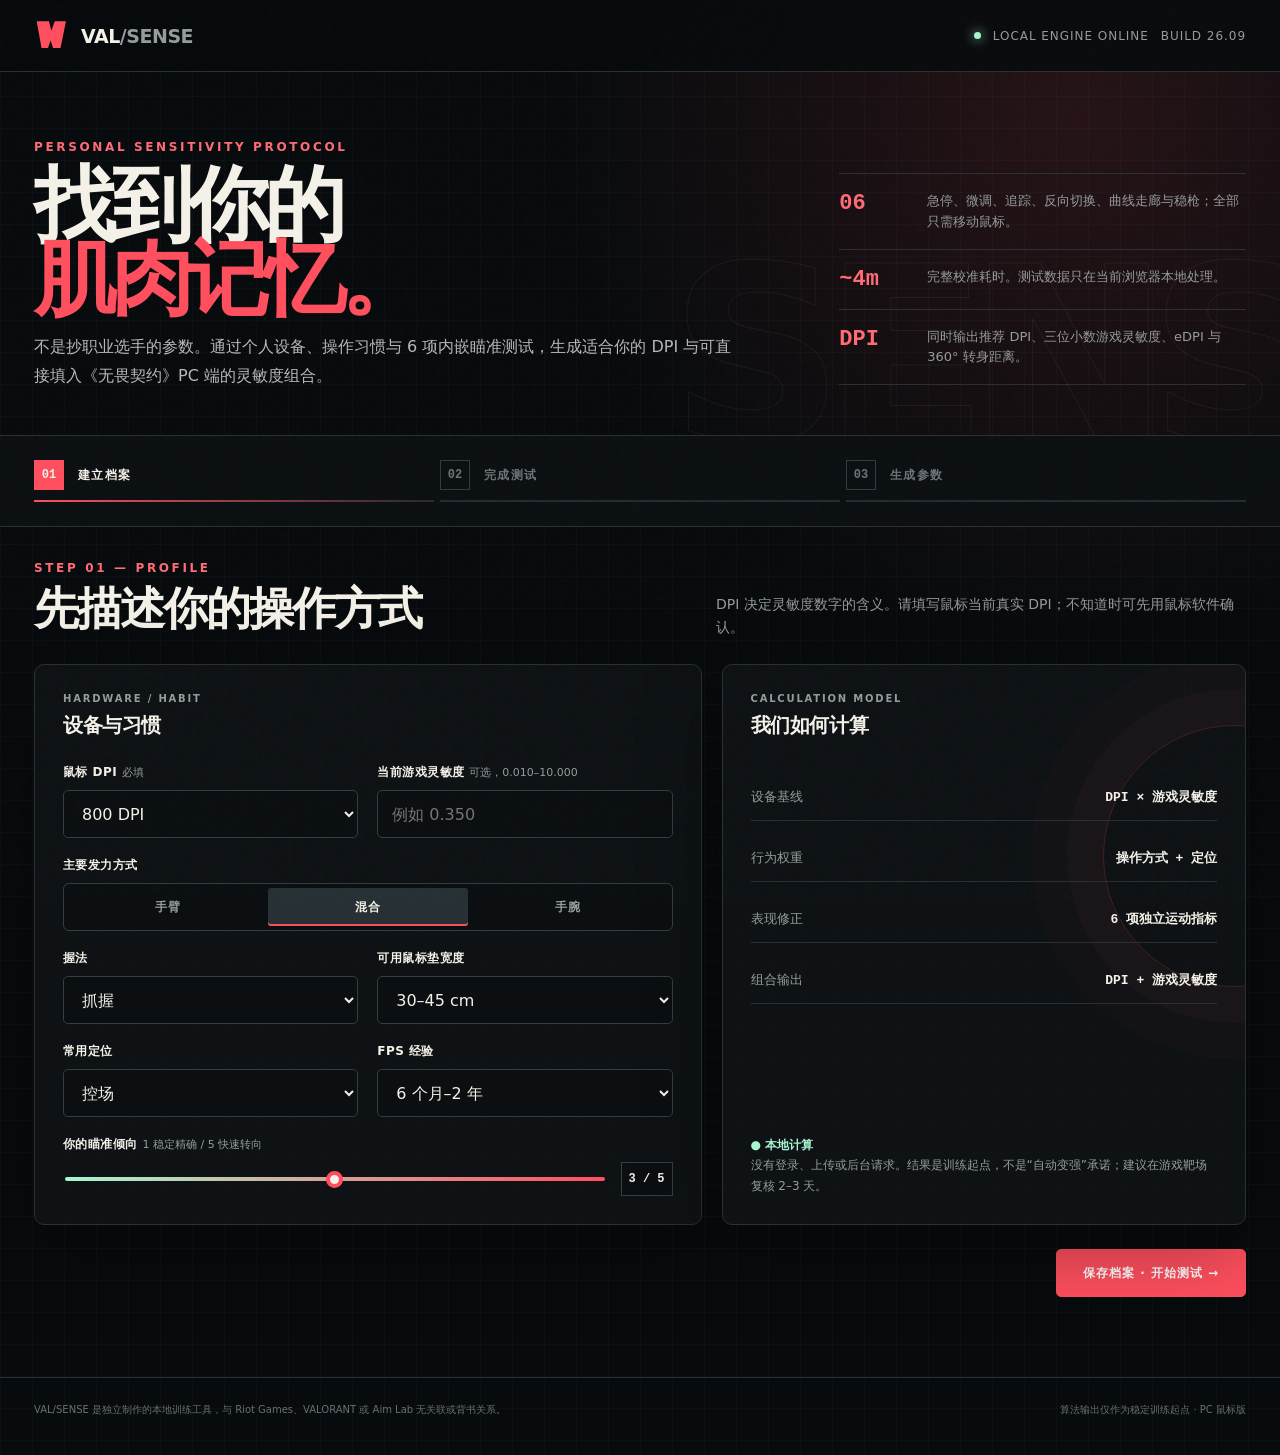
<file: index.html>
<!doctype html>
<html lang="zh-CN">
<head>
  <meta charset="utf-8" />
  <meta name="viewport" content="width=device-width, initial-scale=1" />
  <meta name="color-scheme" content="dark" />
  <title>VAL/SENSE｜无畏契约专属灵敏度生成器</title>
  <style>
    :root {
      --ink: #f4f1e8;
      --muted: #969b9d;
      --night: #080b0d;
      --panel: #101416;
      --panel-2: #151a1d;
      --line: #2a3033;
      --hot: #ff4f5e;
      --hot-2: #ff6b75;
      --mint: #a9f5d0;
      --amber: #ffce73;
      --cyan: #79d9ff;
      --radius: 10px;
      --shadow: 0 24px 80px rgba(0,0,0,.34);
    }

    * { box-sizing: border-box; }
    [hidden] { display: none !important; }
    html { scroll-behavior: smooth; }
    body {
      margin: 0;
      min-width: 320px;
      color: var(--ink);
      background:
        linear-gradient(rgba(255,255,255,.018) 1px, transparent 1px),
        linear-gradient(90deg, rgba(255,255,255,.018) 1px, transparent 1px),
        radial-gradient(circle at 84% 8%, rgba(255,79,94,.12), transparent 30%),
        var(--night);
      background-size: 32px 32px, 32px 32px, auto, auto;
      font-family: Inter, "Microsoft YaHei UI", "PingFang SC", system-ui, sans-serif;
      min-height: 100vh;
      overflow-x: hidden;
    }

    button, input, select { font: inherit; }
    button { color: inherit; }
    a { color: inherit; }

    .noise {
      position: fixed;
      inset: 0;
      pointer-events: none;
      opacity: .18;
      z-index: 20;
      background-image: url("data:image/svg+xml,%3Csvg viewBox='0 0 180 180' xmlns='http://www.w3.org/2000/svg'%3E%3Cfilter id='n'%3E%3CfeTurbulence type='fractalNoise' baseFrequency='.78' numOctaves='3' stitchTiles='stitch'/%3E%3C/filter%3E%3Crect width='100%25' height='100%25' filter='url(%23n)' opacity='.08'/%3E%3C/svg%3E");
    }

    .shell { width: min(1440px, 100%); margin: 0 auto; }
    .topbar {
      height: 72px;
      display: flex;
      align-items: center;
      justify-content: space-between;
      padding: 0 34px;
      border-bottom: 1px solid var(--line);
      background: rgba(8,11,13,.86);
      backdrop-filter: blur(16px);
      position: sticky;
      top: 0;
      z-index: 15;
    }

    .brand { display: flex; align-items: center; gap: 13px; letter-spacing: -.03em; }
    .brand-mark {
      width: 34px; height: 34px; background: var(--hot); position: relative;
      clip-path: polygon(8% 8%, 44% 8%, 51% 36%, 61% 8%, 94% 8%, 78% 87%, 56% 87%, 49% 65%, 41% 87%, 22% 87%);
    }
    .brand strong { font-size: 19px; }
    .brand span { color: var(--muted); font-weight: 700; }
    .top-meta { display: flex; align-items: center; gap: 12px; color: var(--muted); font-size: 12px; letter-spacing: .08em; }
    .status-dot { width: 7px; height: 7px; border-radius: 50%; background: var(--mint); box-shadow: 0 0 12px var(--mint); }

    .hero {
      padding: 68px 34px 44px;
      display: grid;
      grid-template-columns: 1.3fr .7fr;
      align-items: end;
      gap: 50px;
      border-bottom: 1px solid var(--line);
      position: relative;
      overflow: hidden;
    }
    .hero::after {
      content: "SENS";
      position: absolute;
      right: -22px;
      bottom: -62px;
      font-size: clamp(140px, 19vw, 270px);
      font-weight: 900;
      letter-spacing: -.09em;
      color: transparent;
      -webkit-text-stroke: 1px rgba(255,255,255,.055);
      pointer-events: none;
    }
    .eyebrow { color: var(--hot-2); font-size: 12px; font-weight: 900; letter-spacing: .22em; text-transform: uppercase; }
    h1 { margin: 14px 0 18px; font-size: clamp(44px, 6.4vw, 96px); line-height: .9; letter-spacing: -.065em; max-width: 900px; }
    h1 em { color: var(--hot); font-style: normal; }
    .hero p { margin: 0; color: #b6bab9; font-size: 16px; line-height: 1.8; max-width: 710px; }
    .hero-aside { justify-self: end; width: min(100%, 420px); padding-bottom: 6px; position: relative; z-index: 1; }
    .hero-stat { display: grid; grid-template-columns: 72px 1fr; gap: 16px; padding: 17px 0; border-top: 1px solid var(--line); }
    .hero-stat:last-child { border-bottom: 1px solid var(--line); }
    .hero-stat b { color: var(--hot-2); font-size: 22px; font-family: Consolas, monospace; }
    .hero-stat span { color: var(--muted); font-size: 13px; line-height: 1.55; }

    .progress-wrap { padding: 24px 34px; border-bottom: 1px solid var(--line); background: #0c1012; }
    .steps { display: grid; grid-template-columns: repeat(3, 1fr); gap: 6px; }
    .step { display: grid; grid-template-columns: 34px 1fr; align-items: center; gap: 10px; color: #6d7477; transition: color .25s; }
    .step::after { content: ""; height: 2px; grid-column: 1 / -1; background: #252b2e; transition: background .25s; }
    .step-index { width: 30px; height: 30px; display: grid; place-items: center; border: 1px solid #343b3e; font: 700 12px Consolas, monospace; }
    .step-name { font-size: 12px; font-weight: 800; letter-spacing: .12em; }
    .step.active, .step.done { color: var(--ink); }
    .step.active .step-index { background: var(--hot); border-color: var(--hot); }
    .step.done .step-index { color: var(--mint); border-color: var(--mint); }
    .step.active::after { background: linear-gradient(90deg, var(--hot), #252b2e); }
    .step.done::after { background: var(--mint); }

    main { padding: 34px; }
    .panel { display: none; animation: reveal .35s ease both; }
    .panel.active { display: block; }
    @keyframes reveal { from { opacity: 0; transform: translateY(8px); } }
    .section-head { display: flex; align-items: end; justify-content: space-between; gap: 24px; margin-bottom: 25px; }
    .section-head h2 { font-size: clamp(28px, 3.5vw, 49px); margin: 4px 0 0; letter-spacing: -.045em; }
    .section-head p { color: var(--muted); max-width: 530px; margin: 0; line-height: 1.65; font-size: 14px; }

    .setup-grid { display: grid; grid-template-columns: 1.12fr .88fr; gap: 20px; }
    .card { background: rgba(16,20,22,.92); border: 1px solid var(--line); border-radius: var(--radius); box-shadow: var(--shadow); }
    .card-pad { padding: 28px; }
    .card-kicker { color: var(--muted); font-size: 10px; font-weight: 900; letter-spacing: .18em; margin-bottom: 8px; }
    .card h3 { margin: 0; font-size: 20px; letter-spacing: -.02em; }
    .form-grid { display: grid; grid-template-columns: 1fr 1fr; gap: 19px; margin-top: 25px; }
    .field { display: grid; gap: 9px; }
    .field.full { grid-column: 1 / -1; }
    label { font-size: 12px; font-weight: 800; letter-spacing: .04em; }
    .hint { color: var(--muted); font-size: 11px; font-weight: 500; letter-spacing: 0; }
    input[type="number"], select {
      width: 100%; height: 48px; border: 1px solid #353d40; color: var(--ink); background: #0b0f11;
      border-radius: 5px; padding: 0 14px; outline: none; transition: .2s;
    }
    input:focus, select:focus { border-color: var(--hot); box-shadow: 0 0 0 3px rgba(255,79,94,.1); }
    select { cursor: pointer; }
    .segmented { display: grid; grid-template-columns: repeat(3, 1fr); padding: 4px; background: #0b0f11; border: 1px solid #353d40; border-radius: 6px; }
    .segmented input { position: absolute; opacity: 0; pointer-events: none; }
    .segmented label { display: grid; place-items: center; min-height: 38px; color: var(--muted); border-radius: 3px; cursor: pointer; transition: .18s; text-align: center; }
    .segmented input:checked + label { background: #273034; color: var(--ink); box-shadow: inset 0 -2px var(--hot); }
    .range-row { display: grid; grid-template-columns: 1fr 52px; gap: 14px; align-items: center; }
    input[type="range"] { appearance: none; height: 4px; background: linear-gradient(90deg, var(--mint), var(--hot)); border-radius: 10px; outline: none; }
    input[type="range"]::-webkit-slider-thumb { appearance: none; width: 17px; height: 17px; border-radius: 50%; background: var(--ink); border: 4px solid var(--hot); cursor: pointer; }
    .range-value { height: 34px; display: grid; place-items: center; background: #0b0f11; border: 1px solid #353d40; font: 700 12px Consolas, monospace; }

    .brief { display: flex; flex-direction: column; min-height: 100%; position: relative; overflow: hidden; }
    .brief::before { content: ""; position: absolute; width: 260px; height: 260px; border: 1px solid rgba(255,79,94,.22); border-radius: 50%; right: -120px; top: 60px; box-shadow: 0 0 0 36px rgba(255,79,94,.025), 0 0 0 72px rgba(255,79,94,.018); }
    .formula { margin-top: 35px; display: grid; gap: 14px; position: relative; }
    .formula-row { display: flex; justify-content: space-between; padding: 14px 0; border-bottom: 1px solid var(--line); color: var(--muted); font-size: 13px; }
    .formula-row strong { color: var(--ink); font: 700 13px Consolas, monospace; }
    .privacy-note { margin-top: auto; padding-top: 40px; color: var(--muted); font-size: 12px; line-height: 1.7; position: relative; }
    .privacy-note b { color: var(--mint); }

    .btn-row { display: flex; align-items: center; justify-content: flex-end; gap: 12px; margin-top: 24px; }
    .btn { min-height: 48px; border: 1px solid #3a4245; background: #171c1f; border-radius: 5px; padding: 0 20px; font-weight: 900; font-size: 12px; letter-spacing: .08em; cursor: pointer; transition: transform .15s, background .15s, border-color .15s; }
    .btn:hover { transform: translateY(-2px); border-color: #697276; }
    .btn.primary { background: var(--hot); border-color: var(--hot); color: white; padding-inline: 26px; }
    .btn.primary:hover { background: #ff6875; }
    .btn:disabled { opacity: .35; cursor: not-allowed; transform: none; }
    .btn.ghost { background: transparent; }

    .test-layout { display: grid; grid-template-columns: 305px minmax(0, 1fr); gap: 20px; align-items: start; }
    .test-list { display: grid; gap: 10px; position: sticky; top: 106px; }
    .test-tab { padding: 17px; border: 1px solid var(--line); background: var(--panel); border-radius: 7px; display: grid; grid-template-columns: 38px 1fr auto; gap: 12px; align-items: center; cursor: pointer; text-align: left; transition: .2s; }
    .test-tab:hover { border-color: #4a5458; transform: translateX(3px); }
    .test-tab.active { border-color: var(--hot); background: #1a181a; }
    .test-tab.complete { border-color: rgba(169,245,208,.38); }
    .test-num { color: var(--hot); font: 800 18px Consolas, monospace; }
    .test-tab strong { display: block; font-size: 13px; margin-bottom: 4px; }
    .test-tab small { display: block; color: var(--muted); font-size: 10px; }
    .check { width: 19px; height: 19px; border: 1px solid #3c4447; border-radius: 50%; display: grid; place-items: center; color: transparent; font-size: 11px; }
    .complete .check { background: var(--mint); color: #07100c; border-color: var(--mint); }
    .test-note { color: var(--muted); font-size: 11px; line-height: 1.7; padding: 12px 4px; }

    .arena-card { overflow: hidden; }
    .arena-toolbar { min-height: 66px; padding: 0 20px; border-bottom: 1px solid var(--line); display: flex; align-items: center; justify-content: space-between; gap: 14px; }
    .arena-title { display: flex; gap: 12px; align-items: center; }
    .arena-icon { width: 34px; height: 34px; display: grid; place-items: center; background: rgba(255,79,94,.12); color: var(--hot); border: 1px solid rgba(255,79,94,.3); }
    .arena-title h3 { font-size: 15px; }
    .arena-title p { margin: 3px 0 0; color: var(--muted); font-size: 10px; }
    .arena-metrics { display: flex; align-items: center; gap: 22px; }
    .mini-metric { text-align: right; }
    .mini-metric span { display: block; color: var(--muted); font-size: 9px; letter-spacing: .12em; }
    .mini-metric b { font: 700 17px Consolas, monospace; }

    .arena {
      height: min(61vh, 590px);
      min-height: 430px;
      position: relative;
      overflow: hidden;
      cursor: none;
      touch-action: none;
      background:
        linear-gradient(rgba(255,255,255,.022) 1px, transparent 1px),
        linear-gradient(90deg, rgba(255,255,255,.022) 1px, transparent 1px),
        radial-gradient(circle at center, #1b2225 0, #101517 63%, #0a0e10 100%);
      background-size: 42px 42px, 42px 42px, auto;
      user-select: none;
    }
    .arena::after { content: ""; position: absolute; inset: 22px; border: 1px solid rgba(255,255,255,.045); pointer-events: none; }
    .arena-idle { position: absolute; inset: 0; display: grid; place-items: center; text-align: center; padding: 30px; z-index: 3; }
    .arena-idle.hidden { display: none; }
    .idle-copy { max-width: 490px; }
    .idle-symbol { width: 76px; height: 76px; margin: 0 auto 19px; border: 1px solid #3b4447; position: relative; transform: rotate(45deg); }
    .idle-symbol::before, .idle-symbol::after { content: ""; position: absolute; background: var(--hot); }
    .idle-symbol::before { width: 34px; height: 2px; top: 36px; left: 20px; }
    .idle-symbol::after { height: 34px; width: 2px; left: 36px; top: 20px; }
    .idle-copy h4 { margin: 0 0 10px; font-size: 23px; }
    .idle-copy p { color: var(--muted); line-height: 1.7; font-size: 13px; margin: 0 0 23px; }
    .kbd { padding: 3px 7px; border: 1px solid #424a4e; border-bottom-width: 2px; border-radius: 3px; color: #c5c9c8; font: 700 10px Consolas, monospace; }

    .target { position: absolute; display: none; place-items: center; transform: translate(-50%, -50%); border-radius: 50%; z-index: 4; pointer-events: none; }
    .target.visible { display: grid; animation: targetIn .14s ease-out both; }
    .target::before { content: ""; position: absolute; inset: 18%; border: 2px solid rgba(8,11,13,.68); border-radius: 50%; }
    .target::after { content: ""; width: 9px; height: 9px; border-radius: 50%; background: white; box-shadow: 0 0 0 3px rgba(8,11,13,.45); }
    .target.flick { width: 55px; height: 55px; background: var(--hot); box-shadow: 0 0 26px rgba(255,79,94,.24); }
    .target.precision { width: 34px; height: 34px; background: var(--amber); box-shadow: 0 0 26px rgba(255,206,115,.2); }
    .target.tracking { width: 50px; height: 50px; background: var(--cyan); box-shadow: 0 0 28px rgba(121,217,255,.24); }
    .target.switching { width: 44px; height: 44px; background: #c798ff; box-shadow: 0 0 28px rgba(199,152,255,.24); }
    .target.steering { width: 38px; height: 38px; background: var(--mint); box-shadow: 0 0 28px rgba(169,245,208,.24); }
    .target.stability { width: 32px; height: 32px; background: #fff; box-shadow: 0 0 0 12px rgba(255,255,255,.05), 0 0 30px rgba(255,255,255,.18); }
    @keyframes targetIn { from { scale: .65; opacity: .2; } }
    .target-pulse { position: absolute; border: 1px solid currentColor; border-radius: 50%; inset: -9px; animation: pulse 1s infinite; opacity: .35; }
    @keyframes pulse { 50% { transform: scale(1.22); opacity: .1; } }

    .steering-guide { position: absolute; inset: 0; width: 100%; height: 100%; display: none; z-index: 2; pointer-events: none; overflow: visible; }
    .steering-guide.show { display: block; }
    .steering-guide .rail { fill: none; stroke: rgba(169,245,208,.12); stroke-width: 54; stroke-linecap: round; stroke-linejoin: round; }
    .steering-guide .core { fill: none; stroke: rgba(169,245,208,.7); stroke-width: 2; stroke-dasharray: 7 10; stroke-linecap: round; }
    .steering-guide .progress { fill: none; stroke: var(--mint); stroke-width: 4; stroke-linecap: round; filter: drop-shadow(0 0 6px rgba(169,245,208,.7)); }

    .crosshair { position: absolute; width: 28px; height: 28px; transform: translate(-50%, -50%); pointer-events: none; z-index: 8; opacity: 0; filter: drop-shadow(0 1px 1px #000); }
    .crosshair.show { opacity: 1; }
    .crosshair::before, .crosshair::after { content: ""; position: absolute; background: white; }
    .crosshair::before { width: 28px; height: 2px; top: 13px; left: 0; box-shadow: 0 0 0 1px rgba(0,0,0,.55); }
    .crosshair::after { height: 28px; width: 2px; left: 13px; top: 0; box-shadow: 0 0 0 1px rgba(0,0,0,.55); }
    .crosshair i { position: absolute; width: 4px; height: 4px; left: 12px; top: 12px; background: var(--hot); border-radius: 50%; z-index: 2; }

    .countdown { position: absolute; inset: 0; z-index: 10; display: none; place-items: center; background: rgba(8,11,13,.76); backdrop-filter: blur(5px); }
    .countdown.show { display: grid; }
    .countdown b { font: 900 clamp(84px, 14vw, 180px)/1 Consolas, monospace; color: var(--ink); text-shadow: 6px 6px 0 var(--hot); animation: countPop .25s ease both; }
    @keyframes countPop { from { transform: scale(.68); opacity: 0; } }
    .hit-flash { position: absolute; width: 38px; height: 38px; transform: translate(-50%,-50%); border: 2px solid var(--mint); border-radius: 50%; pointer-events: none; z-index: 7; animation: hit .32s ease-out both; }
    @keyframes hit { to { width: 86px; height: 86px; opacity: 0; } }
    .finish-overlay { position: absolute; inset: 0; z-index: 9; display: none; place-items: center; background: rgba(8,11,13,.89); backdrop-filter: blur(7px); padding: 24px; }
    .finish-overlay.show { display: grid; }
    .finish-box { width: min(540px, 100%); text-align: center; }
    .finish-box .score { color: var(--mint); font: 900 clamp(66px, 11vw, 110px)/1 Consolas, monospace; letter-spacing: -.08em; }
    .finish-box h4 { margin: 10px 0 6px; font-size: 22px; }
    .finish-box p { color: var(--muted); line-height: 1.6; font-size: 13px; }
    .finish-stats { display: grid; grid-template-columns: repeat(3, 1fr); gap: 1px; background: var(--line); border: 1px solid var(--line); margin: 20px 0; }
    .finish-stat { background: #111618; padding: 13px 6px; }
    .finish-stat span { display: block; color: var(--muted); font-size: 9px; letter-spacing: .1em; margin-bottom: 5px; }
    .finish-stat b { font: 700 15px Consolas, monospace; }

    .test-footer { min-height: 68px; display: flex; justify-content: space-between; align-items: center; gap: 18px; padding: 12px 20px; border-top: 1px solid var(--line); }
    .test-footer p { color: var(--muted); font-size: 11px; margin: 0; }

    .results-layout { display: grid; grid-template-columns: 1.12fr .88fr; gap: 20px; }
    .result-hero { padding: 31px; position: relative; overflow: hidden; }
    .result-hero::after { content: ""; position: absolute; width: 310px; height: 310px; border-radius: 50%; background: var(--hot); filter: blur(130px); opacity: .12; right: -120px; top: -100px; }
    .sens-label { color: var(--muted); font-size: 11px; font-weight: 900; letter-spacing: .18em; }
    .sens-value { display: flex; align-items: baseline; gap: 14px; margin: 11px 0 8px; position: relative; z-index: 1; }
    .sens-value strong { font: 900 clamp(76px, 10vw, 142px)/.9 Consolas, monospace; letter-spacing: -.09em; }
    .sens-value span { color: var(--hot); font-size: 14px; font-weight: 900; }
    .sens-path { color: var(--muted); font-size: 12px; }
    .sens-path b { color: var(--ink); }
    .copy-btn { margin-top: 27px; }
    .support-metrics { display: grid; grid-template-columns: repeat(4, 1fr); gap: 10px; margin-top: 28px; }
    .support-box { padding: 15px; background: #0b0f11; border: 1px solid var(--line); }
    .support-box span { color: var(--muted); font-size: 9px; letter-spacing: .1em; display: block; margin-bottom: 8px; }
    .support-box strong { font: 700 20px Consolas, monospace; }
    .dpi-callout { margin-top: 18px; padding: 13px 15px; border-left: 3px solid var(--mint); background: rgba(169,245,208,.055); color: #b7c4bd; font-size: 12px; line-height: 1.65; }
    .dpi-callout b { color: var(--mint); }

    .result-side { display: grid; gap: 20px; }
    .score-bars { margin-top: 20px; display: grid; gap: 19px; }
    .bar-head { display: flex; justify-content: space-between; font-size: 12px; margin-bottom: 7px; }
    .bar-head b { font: 700 12px Consolas, monospace; color: var(--mint); }
    .bar-track { height: 5px; background: #272e31; overflow: hidden; }
    .bar-fill { height: 100%; width: 0; background: linear-gradient(90deg, var(--hot), var(--amber)); transition: width .7s cubic-bezier(.2,.8,.2,1); }
    .analysis-copy { color: #b3b8b7; line-height: 1.75; font-size: 13px; margin: 17px 0 0; }
    .confidence { display: inline-flex; align-items: center; gap: 8px; padding: 7px 9px; background: rgba(169,245,208,.08); color: var(--mint); font-size: 10px; font-weight: 900; letter-spacing: .09em; margin-top: 16px; }
    .confidence::before { content: ""; width: 6px; height: 6px; border-radius: 50%; background: currentColor; }
    .apply-steps { margin: 20px 0 0; padding: 0; list-style: none; counter-reset: apply; display: grid; gap: 14px; }
    .apply-steps li { counter-increment: apply; display: grid; grid-template-columns: 28px 1fr; gap: 11px; align-items: start; color: #b5b9b8; font-size: 12px; line-height: 1.6; }
    .apply-steps li::before { content: counter(apply, decimal-leading-zero); color: var(--hot); font: 700 11px Consolas, monospace; padding-top: 2px; }
    .range-card { grid-column: 1 / -1; padding: 25px 30px; }
    .range-line { margin-top: 22px; height: 9px; background: linear-gradient(90deg, #21282b, var(--mint) 40%, var(--hot) 60%, #21282b); position: relative; }
    .range-marker { position: absolute; width: 2px; height: 27px; top: -9px; background: white; left: 50%; box-shadow: 0 0 9px white; }
    .range-labels { display: flex; justify-content: space-between; margin-top: 11px; color: var(--muted); font: 700 11px Consolas, monospace; }

    .toast { position: fixed; left: 50%; bottom: 28px; transform: translate(-50%, 18px); background: var(--ink); color: #0c0f11; padding: 12px 16px; border-radius: 4px; font-size: 12px; font-weight: 900; opacity: 0; pointer-events: none; transition: .25s; z-index: 50; box-shadow: var(--shadow); }
    .toast.show { opacity: 1; transform: translate(-50%, 0); }
    footer { margin-top: 46px; padding: 24px 34px 36px; border-top: 1px solid var(--line); display: flex; justify-content: space-between; gap: 20px; color: #686f72; font-size: 10px; line-height: 1.65; }

    @media (max-width: 960px) {
      .hero, .setup-grid, .results-layout { grid-template-columns: 1fr; }
      .hero-aside { justify-self: start; }
      .test-layout { grid-template-columns: 1fr; }
      .test-list { position: static; grid-template-columns: repeat(3, 1fr); }
      .test-note { grid-column: 1 / -1; }
      .test-tab { grid-template-columns: 28px 1fr; }
      .test-tab .check { display: none; }
      .range-card { grid-column: auto; }
    }
    @media (max-width: 650px) {
      .topbar, .hero, main, .progress-wrap { padding-left: 18px; padding-right: 18px; }
      .top-meta span:last-child { display: none; }
      .hero { padding-top: 44px; }
      .section-head { display: block; }
      .section-head p { margin-top: 11px; }
      .form-grid { grid-template-columns: 1fr; }
      .field.full { grid-column: auto; }
      .card-pad, .result-hero { padding: 21px; }
      .steps .step-name { display: none; }
      .steps .step { grid-template-columns: 30px 1fr; }
      .test-list { grid-template-columns: 1fr; }
      .arena { min-height: 390px; height: 58vh; }
      .arena-metrics { gap: 10px; }
      .mini-metric:nth-child(2) { display: none; }
      .support-metrics { grid-template-columns: 1fr; }
      .finish-stats { grid-template-columns: 1fr 1fr; }
      footer { display: block; padding-left: 18px; padding-right: 18px; }
    }
  </style>
</head>
<body>
  <div class="noise" aria-hidden="true"></div>
  <div class="shell">
    <header class="topbar">
      <div class="brand"><div class="brand-mark" aria-hidden="true"></div><strong>VAL<span>/SENSE</span></strong></div>
      <div class="top-meta"><i class="status-dot"></i><span>LOCAL ENGINE ONLINE</span><span>BUILD 26.09</span></div>
    </header>

    <section class="hero">
      <div>
        <div class="eyebrow">Personal sensitivity protocol</div>
        <h1>找到你的<br><em>肌肉记忆。</em></h1>
        <p>不是抄职业选手的参数。通过个人设备、操作习惯与 6 项内嵌瞄准测试，生成适合你的 DPI 与可直接填入《无畏契约》PC 端的灵敏度组合。</p>
      </div>
      <aside class="hero-aside">
        <div class="hero-stat"><b>06</b><span>急停、微调、追踪、反向切换、曲线走廊与稳枪；全部只需移动鼠标。</span></div>
        <div class="hero-stat"><b>~4m</b><span>完整校准耗时。测试数据只在当前浏览器本地处理。</span></div>
        <div class="hero-stat"><b>DPI</b><span>同时输出推荐 DPI、三位小数游戏灵敏度、eDPI 与 360° 转身距离。</span></div>
      </aside>
    </section>

    <div class="progress-wrap">
      <div class="steps" aria-label="生成步骤">
        <div class="step active" data-step="0"><span class="step-index">01</span><span class="step-name">建立档案</span></div>
        <div class="step" data-step="1"><span class="step-index">02</span><span class="step-name">完成测试</span></div>
        <div class="step" data-step="2"><span class="step-index">03</span><span class="step-name">生成参数</span></div>
      </div>
    </div>

    <main>
      <section class="panel active" id="panel-setup">
        <div class="section-head">
          <div><div class="eyebrow">Step 01 — profile</div><h2>先描述你的操作方式</h2></div>
          <p>DPI 决定灵敏度数字的含义。请填写鼠标当前真实 DPI；不知道时可先用鼠标软件确认。</p>
        </div>
        <div class="setup-grid">
          <div class="card card-pad">
            <div class="card-kicker">HARDWARE / HABIT</div>
            <h3>设备与习惯</h3>
            <div class="form-grid">
              <div class="field">
                <label for="dpi">鼠标 DPI <span class="hint">必填</span></label>
                <select id="dpi">
                  <option value="400">400 DPI</option>
                  <option value="800" selected>800 DPI</option>
                  <option value="1600">1600 DPI</option>
                  <option value="3200">3200 DPI</option>
                  <option value="custom">自定义…</option>
                </select>
              </div>
              <div class="field" id="custom-dpi-wrap" hidden>
                <label for="custom-dpi">自定义 DPI</label>
                <input id="custom-dpi" type="number" min="100" max="30000" step="50" value="1200" />
              </div>
              <div class="field">
                <label for="current-sens">当前游戏灵敏度 <span class="hint">可选，0.010–10.000</span></label>
                <input id="current-sens" type="number" min="0.01" max="10" step="0.001" placeholder="例如 0.350" />
              </div>
              <div class="field full">
                <label>主要发力方式</label>
                <div class="segmented">
                  <input id="aim-arm" name="technique" type="radio" value="arm"><label for="aim-arm">手臂</label>
                  <input id="aim-hybrid" name="technique" type="radio" value="hybrid" checked><label for="aim-hybrid">混合</label>
                  <input id="aim-wrist" name="technique" type="radio" value="wrist"><label for="aim-wrist">手腕</label>
                </div>
              </div>
              <div class="field">
                <label for="grip">握法</label>
                <select id="grip"><option value="palm">趴握</option><option value="claw" selected>抓握</option><option value="fingertip">指握</option></select>
              </div>
              <div class="field">
                <label for="pad">可用鼠标垫宽度</label>
                <select id="pad"><option value="small">小于 30 cm</option><option value="medium" selected>30–45 cm</option><option value="large">大于 45 cm</option></select>
              </div>
              <div class="field">
                <label for="role">常用定位</label>
                <select id="role"><option value="duelist">决斗</option><option value="initiator">先锋</option><option value="controller" selected>控场</option><option value="sentinel">哨卫</option><option value="flex">补位 / 全能</option></select>
              </div>
              <div class="field">
                <label for="experience">FPS 经验</label>
                <select id="experience"><option value="new">不到 6 个月</option><option value="regular" selected>6 个月–2 年</option><option value="veteran">2 年以上</option></select>
              </div>
              <div class="field full">
                <label for="style">你的瞄准倾向 <span class="hint">1 稳定精确 / 5 快速转向</span></label>
                <div class="range-row"><input id="style" type="range" min="1" max="5" step="1" value="3"><output class="range-value" id="style-value">3 / 5</output></div>
              </div>
            </div>
          </div>
          <aside class="card card-pad brief">
            <div class="card-kicker">CALCULATION MODEL</div>
            <h3>我们如何计算</h3>
            <div class="formula">
              <div class="formula-row"><span>设备基线</span><strong>DPI × 游戏灵敏度</strong></div>
              <div class="formula-row"><span>行为权重</span><strong>操作方式 + 定位</strong></div>
              <div class="formula-row"><span>表现修正</span><strong>6 项独立运动指标</strong></div>
              <div class="formula-row"><span>组合输出</span><strong>DPI + 游戏灵敏度</strong></div>
            </div>
            <div class="privacy-note"><b>● 本地计算</b><br>没有登录、上传或后台请求。结果是训练起点，不是“自动变强”承诺；建议在游戏靶场复核 2–3 天。</div>
          </aside>
        </div>
        <div class="btn-row"><button class="btn primary" id="to-tests">保存档案 · 开始测试 →</button></div>
      </section>

      <section class="panel" id="panel-tests">
        <div class="section-head">
          <div><div class="eyebrow">Step 02 — calibration</div><h2>六项鼠标校准</h2></div>
          <p>将浏览器缩放保持 100%，关闭鼠标“提高指针精确度”。进入测试区后只移动鼠标；准星碰到目标会自动判定。</p>
        </div>
        <div class="test-layout">
          <aside class="test-list">
            <button class="test-tab active" data-test="flick"><span class="test-num">01</span><span><strong>触碰急停</strong><small>20 个目标 · 20 秒</small></span><i class="check">✓</i></button>
            <button class="test-tab" data-test="precision"><span class="test-num">02</span><span><strong>微调精度</strong><small>16 个小目标 · 22 秒</small></span><i class="check">✓</i></button>
            <button class="test-tab" data-test="tracking"><span class="test-num">03</span><span><strong>连续追踪</strong><small>移动目标 · 15 秒</small></span><i class="check">✓</i></button>
            <button class="test-tab" data-test="switching"><span class="test-num">04</span><span><strong>反向切换</strong><small>18 个远距目标 · 20 秒</small></span><i class="check">✓</i></button>
            <button class="test-tab" data-test="steering"><span class="test-num">05</span><span><strong>曲线走廊</strong><small>42 个路径点 · 18 秒</small></span><i class="check">✓</i></button>
            <button class="test-tab" data-test="stability"><span class="test-num">06</span><span><strong>静态稳枪</strong><small>中心保持 · 12 秒</small></span><i class="check">✓</i></button>
            <div class="test-note">准星已内置。全部测试不记录点击；刷新页面前，本次结果会自动保存在浏览器中。建议保持当前 DPI 完成整套测试。</div>
          </aside>

          <div class="card arena-card">
            <div class="arena-toolbar">
              <div class="arena-title"><div class="arena-icon" aria-hidden="true">⌖</div><div><h3 id="arena-name">触碰急停</h3><p id="arena-desc">移动至目标中心，碰到即触发</p></div></div>
              <div class="arena-metrics"><div class="mini-metric"><span>TIME</span><b id="time-value">20.0</b></div><div class="mini-metric"><span>HITS</span><b id="hits-value">0 / 20</b></div></div>
            </div>
            <div class="arena" id="arena" aria-label="鼠标瞄准测试区域">
              <div class="arena-idle" id="arena-idle"><div class="idle-copy"><div class="idle-symbol"></div><h4 id="idle-title">准备进行触碰急停</h4><p id="idle-text">测试目标切换速度与移动路径。无需点击，白色准星触碰红色目标即得分。</p><button class="btn primary" id="start-test">开始测试 <span class="kbd">SPACE</span></button></div></div>
              <svg class="steering-guide" id="steering-guide" aria-hidden="true"><path class="rail" id="steering-rail"></path><path class="core" id="steering-core"></path><path class="progress" id="steering-progress"></path></svg>
              <div class="target flick" id="target"><i class="target-pulse"></i></div>
              <div class="crosshair" id="crosshair"><i></i></div>
              <div class="countdown" id="countdown"><b id="countdown-value">3</b></div>
              <div class="finish-overlay" id="finish-overlay"><div class="finish-box"><div class="score" id="finish-score">82</div><h4 id="finish-title">校准完成</h4><p id="finish-copy">表现已记录。你可以重测，或继续下一项。</p><div class="finish-stats"><div class="finish-stat"><span>完成</span><b id="finish-hit">20/20</b></div><div class="finish-stat"><span>平均用时</span><b id="finish-time">520 ms</b></div><div class="finish-stat"><span>路径效率</span><b id="finish-eff">82%</b></div></div><button class="btn primary" id="next-test">下一项 →</button> <button class="btn ghost" id="retry-test">重测</button></div></div>
            </div>
            <div class="test-footer"><p>只记录鼠标移动 · 不记录点击 · <span id="footer-mode">急停路径与获取时间</span></p><button class="btn" id="exit-tests">← 返回档案</button><button class="btn primary" id="generate" disabled>完成全部测试后生成</button></div>
          </div>
        </div>
      </section>

      <section class="panel" id="panel-results">
        <div class="section-head">
          <div><div class="eyebrow">Step 03 — result</div><h2>你的 DPI × 灵敏度组合</h2></div>
          <p>请先在鼠标软件中设置推荐 DPI，再将醒目的三位小数填入游戏。网页不能读取硬件 DPI，因此推荐值是基于运动表现的分档结果。</p>
        </div>
        <div class="results-layout">
          <div class="card result-hero">
            <div class="sens-label">VALORANT · 瞄准灵敏度</div>
            <div class="sens-value"><strong id="result-sens">0.000</strong><span>游戏内可输入</span></div>
            <div class="sens-path">设置路径：<b>设置 → 通用 → 鼠标 → 灵敏度：瞄准</b></div>
            <button class="btn primary copy-btn" id="copy-sens">复制数值</button>
            <div class="support-metrics"><div class="support-box"><span>测试时 DPI</span><strong id="input-dpi">800</strong></div><div class="support-box"><span>推荐 DPI</span><strong id="result-dpi">—</strong></div><div class="support-box"><span>实际 eDPI</span><strong id="result-edpi">—</strong></div><div class="support-box"><span>约 cm / 360°</span><strong id="result-cm">—</strong></div></div>
            <div class="dpi-callout" id="dpi-callout"><b>DPI 说明：</b>推荐 DPI 会改变游戏内灵敏度数字，但保持算法给出的实际转身距离。</div>
          </div>
          <div class="result-side">
            <div class="card card-pad">
              <div class="card-kicker">PERFORMANCE PROFILE</div><h3>测试表现</h3>
              <div class="score-bars"><div><div class="bar-head"><span>目标获取</span><b id="score-flick">—</b></div><div class="bar-track"><div class="bar-fill" id="bar-flick"></div></div></div><div><div class="bar-head"><span>微调控制</span><b id="score-precision">—</b></div><div class="bar-track"><div class="bar-fill" id="bar-precision"></div></div></div><div><div class="bar-head"><span>连续追踪</span><b id="score-tracking">—</b></div><div class="bar-track"><div class="bar-fill" id="bar-tracking"></div></div></div><div><div class="bar-head"><span>反向切换</span><b id="score-switching">—</b></div><div class="bar-track"><div class="bar-fill" id="bar-switching"></div></div></div><div><div class="bar-head"><span>轨迹控制</span><b id="score-steering">—</b></div><div class="bar-track"><div class="bar-fill" id="bar-steering"></div></div></div><div><div class="bar-head"><span>静态稳定</span><b id="score-stability">—</b></div><div class="bar-track"><div class="bar-fill" id="bar-stability"></div></div></div></div>
            </div>
            <div class="card card-pad"><div class="card-kicker">WHY THIS NUMBER</div><h3>生成解读</h3><p class="analysis-copy" id="analysis-copy"></p><div class="confidence">基于完整 6 项测试</div></div>
          </div>
          <div class="card range-card">
            <div class="card-kicker">SAFE TUNING WINDOW</div><h3>复核区间 <span class="hint">靶场中只在此范围微调</span></h3><div class="range-line"><i class="range-marker"></i></div><div class="range-labels"><span id="range-low">—</span><span>推荐值</span><span id="range-high">—</span></div>
          </div>
          <div class="card card-pad">
            <div class="card-kicker">IN-GAME APPLY</div><h3>如何应用</h3>
            <ol class="apply-steps"><li>在鼠标驱动软件中设置 <span id="apply-dpi">推荐 DPI</span>；Windows 指针速度建议保持 6/11，并关闭“提高指针精确度”。</li><li>进入游戏设置，在“灵敏度：瞄准”输入上方推荐数字；瞄准镜与开镜倍率先保持 1.000。</li><li>去靶场做 50 次静态机器人点射。总是甩过头就降至区间下沿，总是差一点才到就升至区间上沿。</li></ol>
          </div>
          <div class="card card-pad">
            <div class="card-kicker">SAVE / RETEST</div><h3>把它变成肌肉记忆</h3><p class="analysis-copy">连续使用 2–3 天后再判断，不要每局都改。网页会在当前浏览器保存最近一次档案和结果，你也可以随时重测。</p><div class="btn-row" style="justify-content:flex-start"><button class="btn" id="retest">重新测试</button><button class="btn ghost" id="reset-all">清空数据</button></div>
          </div>
        </div>
      </section>
    </main>
    <footer><span>VAL/SENSE 是独立制作的本地训练工具，与 Riot Games、VALORANT 或 Aim Lab 无关联或背书关系。</span><span>算法输出仅作为稳定训练起点 · PC 鼠标版</span></footer>
  </div>
  <div class="toast" id="toast">已复制</div>

  <script>
    (() => {
      'use strict';

      const $ = (q, root = document) => root.querySelector(q);
      const $$ = (q, root = document) => [...root.querySelectorAll(q)];
      const clamp = (n, min, max) => Math.min(max, Math.max(min, n));
      const mean = arr => arr.length ? arr.reduce((a, b) => a + b, 0) / arr.length : 0;
      const median = arr => {
        if (!arr.length) return 0;
        const s = [...arr].sort((a, b) => a - b), m = Math.floor(s.length / 2);
        return s.length % 2 ? s[m] : (s[m - 1] + s[m]) / 2;
      };

      const configs = {
        flick: { name: '触碰急停', desc: '移动至目标中心，碰到即触发', idle: '测试目标切换速度与移动路径。无需点击，白色准星触碰红色目标即得分。', duration: 20, goal: 20, size: 55, cls: 'flick', footer: '急停路径与获取时间' },
        precision: { name: '微调精度', desc: '小目标同样只需准星触碰', idle: '目标更小、间距更短，重点是刹停与微调。保持自然速度，不要为了成绩改变握法。', duration: 22, goal: 16, size: 34, cls: 'precision', footer: '小目标控制与路径偏差' },
        tracking: { name: '连续追踪', desc: '让准星尽量留在移动目标内', idle: '蓝色目标会连续变向。只需跟随，不需要点击；准星处于目标内的时间占比就是核心成绩。', duration: 15, goal: 15, size: 50, cls: 'tracking', footer: '目标内停留时间与平均误差' },
        switching: { name: '反向切换', desc: '左右远距目标交替出现，碰到即切换', idle: '紫色目标会强制左右交替，测试大幅转向后的刹停和反向修正能力。准星碰到即得分。', duration: 20, goal: 18, size: 44, cls: 'switching', footer: '大幅反向移动与修正效率' },
        steering: { name: '曲线走廊', desc: '沿虚线依次触碰绿色路径点', idle: '沿 S 形走廊逐点前进。偏离走廊会降低成绩；这项测试关注完整轨迹，而不只是终点。', duration: 18, goal: 42, size: 38, cls: 'steering', footer: '受限路径内的平滑控制' },
        stability: { name: '静态稳枪', desc: '将准星保持在中心白点内', idle: '把准星移到中央白点并尽量保持不动。轻微手抖与漂移都会被记录，不需要点击。', duration: 12, goal: 12, size: 32, cls: 'stability', footer: '微小抖动、漂移与保持率' }
      };
      const testOrder = ['flick','precision','tracking','switching','steering','stability'];

      const state = {
        step: 0,
        activeTest: 'flick',
        phase: 'idle',
        results: {},
        profile: {},
        raf: 0,
        countdownRaf: 0,
        testStart: 0,
        endAt: 0,
        target: { x: 0, y: 0, vx: 0, vy: 0 },
        pointer: { x: 0, y: 0, inside: false },
        hitCount: 0,
        acquisitions: [],
        efficiencies: [],
        pathSinceSpawn: 0,
        directSinceSpawn: 0,
        lastPointer: null,
        spawnedAt: 0,
        trackingSamples: 0,
        trackingInside: 0,
        trackingDistance: [],
        steeringPoints: [],
        steeringIndex: 0,
        steeringSamples: 0,
        steeringInside: 0,
        steeringErrors: [],
        stabilitySamples: 0,
        stabilityInside: 0,
        stabilityDistances: [],
        stabilitySpeeds: [],
        lastStabilityPoint: null,
        lastFrame: 0,
        lastHitAt: 0
      };

      const els = {
        panels: $$('.panel'), steps: $$('.step'), dpi: $('#dpi'), customDpi: $('#custom-dpi'), customWrap: $('#custom-dpi-wrap'), currentSens: $('#current-sens'), style: $('#style'), styleValue: $('#style-value'),
        arena: $('#arena'), target: $('#target'), crosshair: $('#crosshair'), guide: $('#steering-guide'), guideRail: $('#steering-rail'), guideCore: $('#steering-core'), guideProgress: $('#steering-progress'), idle: $('#arena-idle'), idleTitle: $('#idle-title'), idleText: $('#idle-text'), start: $('#start-test'), countdown: $('#countdown'), countdownValue: $('#countdown-value'), finish: $('#finish-overlay'),
        arenaName: $('#arena-name'), arenaDesc: $('#arena-desc'), time: $('#time-value'), hits: $('#hits-value'), footerMode: $('#footer-mode'), finishScore: $('#finish-score'), finishTitle: $('#finish-title'), finishCopy: $('#finish-copy'), finishHit: $('#finish-hit'), finishTime: $('#finish-time'), finishEff: $('#finish-eff'), generate: $('#generate'), toast: $('#toast')
      };

      function toast(message) {
        els.toast.textContent = message;
        els.toast.classList.add('show');
        clearTimeout(toast.timer);
        toast.timer = setTimeout(() => els.toast.classList.remove('show'), 1700);
      }

      function save() {
        try { localStorage.setItem('valsense-v2', JSON.stringify({ profile: state.profile, results: state.results, generated: state.generated || null })); } catch (_) {}
      }

      function load() {
        try {
          const stored = JSON.parse(localStorage.getItem('valsense-v2'));
          if (!stored) return;
          state.profile = stored.profile || {};
          state.results = stored.results || {};
          state.generated = stored.generated || null;
          applyProfileToForm(state.profile);
          updateTestChecks();
        } catch (_) {}
      }

      function getDpi() {
        const value = els.dpi.value === 'custom' ? Number(els.customDpi.value) : Number(els.dpi.value);
        return clamp(Number.isFinite(value) ? value : 800, 100, 30000);
      }

      function readProfile() {
        return {
          dpi: getDpi(),
          currentSens: els.currentSens.value ? clamp(Number(els.currentSens.value), .01, 10) : null,
          technique: $('input[name="technique"]:checked').value,
          grip: $('#grip').value,
          pad: $('#pad').value,
          role: $('#role').value,
          experience: $('#experience').value,
          style: Number(els.style.value)
        };
      }

      function applyProfileToForm(p) {
        if (!p || !p.dpi) return;
        const common = ['400','800','1600','3200'];
        if (common.includes(String(p.dpi))) els.dpi.value = String(p.dpi);
        else { els.dpi.value = 'custom'; els.customDpi.value = p.dpi; els.customWrap.hidden = false; }
        els.currentSens.value = p.currentSens || '';
        const technique = $(`input[name="technique"][value="${p.technique || 'hybrid'}"]`); if (technique) technique.checked = true;
        ['grip','pad','role','experience'].forEach(id => { if (p[id]) $('#' + id).value = p[id]; });
        els.style.value = p.style || 3;
        els.styleValue.value = `${els.style.value} / 5`;
      }

      function showStep(index) {
        if (state.phase === 'running' || state.phase === 'countdown') stopTest(false);
        state.step = index;
        els.panels.forEach((p, i) => p.classList.toggle('active', i === index));
        els.steps.forEach((s, i) => {
          s.classList.toggle('active', i === index);
          s.classList.toggle('done', i < index);
        });
        window.scrollTo({ top: index === 0 ? 0 : $('.progress-wrap').offsetTop - 66, behavior: 'smooth' });
      }

      function updateTestChecks() {
        $$('.test-tab').forEach(tab => tab.classList.toggle('complete', !!state.results[tab.dataset.test]));
        els.generate.disabled = !testOrder.every(k => state.results[k]);
      }

      function selectTest(type) {
        if (state.phase === 'running' || state.phase === 'countdown') stopTest(false);
        state.activeTest = type;
        const c = configs[type];
        $$('.test-tab').forEach(t => t.classList.toggle('active', t.dataset.test === type));
        els.arenaName.textContent = c.name;
        els.arenaDesc.textContent = c.desc;
        els.idleTitle.textContent = `准备进行${c.name}`;
        els.idleText.textContent = c.idle;
        els.footerMode.textContent = c.footer;
        els.time.textContent = c.duration.toFixed(1);
        els.hits.textContent = type === 'tracking' ? '0% LOCK' : type === 'steering' ? '0% PATH' : type === 'stability' ? '0% HOLD' : `0 / ${c.goal}`;
        els.target.className = `target ${c.cls}`;
        els.target.classList.remove('visible');
        els.guide.classList.remove('show');
        els.finish.classList.remove('show');
        els.idle.classList.remove('hidden');
        state.phase = 'idle';
      }

      function resetRun() {
        state.hitCount = 0;
        state.acquisitions = [];
        state.efficiencies = [];
        state.pathSinceSpawn = 0;
        state.directSinceSpawn = 0;
        state.lastPointer = null;
        state.trackingSamples = 0;
        state.trackingInside = 0;
        state.trackingDistance = [];
        state.steeringPoints = [];
        state.steeringIndex = 0;
        state.steeringSamples = 0;
        state.steeringInside = 0;
        state.steeringErrors = [];
        state.stabilitySamples = 0;
        state.stabilityInside = 0;
        state.stabilityDistances = [];
        state.stabilitySpeeds = [];
        state.lastStabilityPoint = null;
        state.lastHitAt = 0;
        state.lastFrame = performance.now();
      }

      function beginCountdown() {
        if (state.phase === 'countdown' || state.phase === 'running') return;
        resetRun();
        state.phase = 'countdown';
        els.arena.scrollIntoView({ behavior: 'smooth', block: 'center' });
        els.idle.classList.add('hidden');
        els.finish.classList.remove('show');
        els.countdown.classList.add('show');
        els.target.classList.remove('visible');
        const started = performance.now();
        const total = 3000;
        const frame = now => {
          if (state.phase !== 'countdown') return;
          const left = Math.max(0, total - (now - started));
          const n = Math.min(3, Math.max(1, Math.ceil(left / 1000)));
          if (els.countdownValue.textContent !== String(n)) {
            els.countdownValue.textContent = n;
            els.countdownValue.style.animation = 'none';
            void els.countdownValue.offsetWidth;
            els.countdownValue.style.animation = '';
          }
          if (left <= 0) startRun(); else state.countdownRaf = requestAnimationFrame(frame);
        };
        state.countdownRaf = requestAnimationFrame(frame);
      }

      function startRun() {
        const c = configs[state.activeTest];
        state.phase = 'running';
        els.countdown.classList.remove('show');
        state.testStart = performance.now();
        state.endAt = state.testStart + c.duration * 1000;
        state.lastFrame = state.testStart;
        if (state.activeTest === 'tracking') spawnTracking();
        else if (state.activeTest === 'steering') spawnSteering();
        else if (state.activeTest === 'stability') spawnStability();
        else spawnStatic();
        state.raf = requestAnimationFrame(tick);
      }

      function arenaBounds() { return els.arena.getBoundingClientRect(); }

      function spawnStatic() {
        const c = configs[state.activeTest], rect = arenaBounds();
        const margin = Math.max(c.size / 2 + 30, 55);
        let x, y, attempts = 0;
        if (state.activeTest === 'switching') {
          const leftSide = state.hitCount % 2 === 0;
          const sideWidth = Math.max(20, rect.width * .12);
          x = leftSide ? margin + Math.random() * sideWidth : rect.width - margin - Math.random() * sideWidth;
          y = margin + Math.random() * Math.max(1, rect.height - margin * 2);
        } else {
          do {
            x = margin + Math.random() * Math.max(1, rect.width - margin * 2);
            y = margin + Math.random() * Math.max(1, rect.height - margin * 2);
            attempts++;
          } while (state.pointer.inside && Math.hypot(x - state.pointer.x, y - state.pointer.y) < Math.min(rect.width, rect.height) * .23 && attempts < 24);
        }
        state.target.x = x; state.target.y = y;
        els.target.style.left = `${x}px`; els.target.style.top = `${y}px`;
        els.target.classList.add('visible');
        state.spawnedAt = performance.now();
        state.pathSinceSpawn = 0;
        state.directSinceSpawn = state.pointer.inside ? Math.hypot(x - state.pointer.x, y - state.pointer.y) : 0;
        state.lastPointer = state.pointer.inside ? { x: state.pointer.x, y: state.pointer.y } : null;
      }

      function spawnTracking() {
        const rect = arenaBounds();
        state.target.x = rect.width * .26;
        state.target.y = rect.height * .48;
        const speed = clamp(rect.width * .16, 105, 190);
        state.target.vx = speed;
        state.target.vy = speed * .56;
        els.target.style.left = `${state.target.x}px`; els.target.style.top = `${state.target.y}px`;
        els.target.classList.add('visible');
      }

      function pathData(points, endIndex = points.length - 1) {
        return points.slice(0, endIndex + 1).map((p, i) => `${i ? 'L' : 'M'} ${p.x.toFixed(1)} ${p.y.toFixed(1)}`).join(' ');
      }

      function placeTarget(x, y) {
        state.target.x = x; state.target.y = y;
        els.target.style.left = `${x}px`; els.target.style.top = `${y}px`;
        els.target.classList.add('visible');
      }

      function spawnSteering() {
        const rect = arenaBounds(), count = configs.steering.goal;
        const margin = Math.max(65, rect.width * .07);
        const amplitude = Math.min(118, rect.height * .24);
        state.steeringPoints = Array.from({ length: count }, (_, i) => {
          const t = i / (count - 1);
          return { x: margin + t * (rect.width - margin * 2), y: rect.height / 2 + Math.sin(t * Math.PI * 2) * amplitude };
        });
        state.steeringIndex = 0;
        els.guide.setAttribute('viewBox', `0 0 ${rect.width} ${rect.height}`);
        const fullPath = pathData(state.steeringPoints);
        els.guideRail.setAttribute('d', fullPath);
        els.guideCore.setAttribute('d', fullPath);
        els.guideProgress.setAttribute('d', pathData(state.steeringPoints, 0));
        els.guide.classList.add('show');
        placeTarget(state.steeringPoints[0].x, state.steeringPoints[0].y);
        els.hits.textContent = '0% PATH';
      }

      function spawnStability() {
        const rect = arenaBounds();
        placeTarget(rect.width / 2, rect.height / 2);
        els.hits.textContent = '0% HOLD';
      }

      function tick(now) {
        if (state.phase !== 'running') return;
        const c = configs[state.activeTest];
        const remaining = Math.max(0, state.endAt - now);
        els.time.textContent = (remaining / 1000).toFixed(1);
        const dt = Math.min(.04, (now - state.lastFrame) / 1000);
        state.lastFrame = now;
        if (state.activeTest === 'tracking') updateTracking(dt, now);
        if (state.activeTest === 'stability') updateStability();
        if (remaining <= 0) finishTest(); else state.raf = requestAnimationFrame(tick);
      }

      function updateTracking(dt, now) {
        const rect = arenaBounds(), radius = configs.tracking.size / 2, pad = radius + 28;
        state.target.x += state.target.vx * dt;
        state.target.y += state.target.vy * dt;
        if (state.target.x < pad) { state.target.x = pad; state.target.vx = Math.abs(state.target.vx) * (0.92 + Math.random() * .16); }
        if (state.target.x > rect.width - pad) { state.target.x = rect.width - pad; state.target.vx = -Math.abs(state.target.vx) * (0.92 + Math.random() * .16); }
        if (state.target.y < pad) { state.target.y = pad; state.target.vy = Math.abs(state.target.vy); }
        if (state.target.y > rect.height - pad) { state.target.y = rect.height - pad; state.target.vy = -Math.abs(state.target.vy); }
        if (Math.random() < .009) state.target.vy = clamp(state.target.vy + (Math.random() - .5) * 90, -160, 160);
        els.target.style.left = `${state.target.x}px`; els.target.style.top = `${state.target.y}px`;
        if (state.pointer.inside) {
          const d = Math.hypot(state.pointer.x - state.target.x, state.pointer.y - state.target.y);
          state.trackingSamples++;
          if (d <= radius) state.trackingInside++;
          state.trackingDistance.push(d);
          if (state.trackingDistance.length > 2200) state.trackingDistance.shift();
          const lock = Math.round(state.trackingInside / state.trackingSamples * 100);
          els.hits.textContent = `${lock}% LOCK`;
        }
      }

      function updateStability() {
        if (!state.pointer.inside) return;
        const radius = configs.stability.size / 2;
        const d = Math.hypot(state.pointer.x - state.target.x, state.pointer.y - state.target.y);
        state.stabilitySamples++;
        state.stabilityDistances.push(d);
        if (d <= radius) state.stabilityInside++;
        const hold = Math.round(state.stabilityInside / state.stabilitySamples * 100);
        els.hits.textContent = `${hold}% HOLD`;
      }

      function updateSteeringPointer() {
        const point = state.steeringPoints[state.steeringIndex];
        if (!point) return;
        const d = Math.hypot(state.pointer.x - point.x, state.pointer.y - point.y);
        state.steeringSamples++;
        state.steeringErrors.push(d);
        if (d <= configs.steering.size * .72) state.steeringInside++;
        if (d > configs.steering.size / 2 + 3) return;
        const now = performance.now();
        if (now - state.lastHitAt < 45) return;
        state.lastHitAt = now;
        state.hitCount++;
        state.steeringIndex++;
        flashAt(point.x, point.y);
        els.hits.textContent = `${Math.round(state.hitCount / configs.steering.goal * 100)}% PATH`;
        els.guideProgress.setAttribute('d', pathData(state.steeringPoints, Math.min(state.steeringIndex, state.steeringPoints.length - 1)));
        if (state.hitCount >= configs.steering.goal) finishTest();
        else {
          const next = state.steeringPoints[state.steeringIndex];
          placeTarget(next.x, next.y);
        }
      }

      function pointerMove(e) {
        const rect = arenaBounds();
        const previous = state.pointer.inside ? { x: state.pointer.x, y: state.pointer.y } : null;
        state.pointer.x = clamp(e.clientX - rect.left, 0, rect.width);
        state.pointer.y = clamp(e.clientY - rect.top, 0, rect.height);
        state.pointer.inside = true;
        els.crosshair.style.left = `${state.pointer.x}px`;
        els.crosshair.style.top = `${state.pointer.y}px`;
        els.crosshair.classList.add('show');
        if (state.phase !== 'running' || state.activeTest === 'tracking') return;
        if (state.activeTest === 'stability') {
          const now = performance.now();
          if (previous && state.lastStabilityPoint) {
            const dt = Math.max(1, now - state.lastStabilityPoint.time);
            state.stabilitySpeeds.push(Math.hypot(state.pointer.x - previous.x, state.pointer.y - previous.y) / dt * 1000);
          }
          state.lastStabilityPoint = { x: state.pointer.x, y: state.pointer.y, time: now };
          return;
        }
        if (state.activeTest === 'steering') {
          updateSteeringPointer();
          return;
        }
        if (state.lastPointer) state.pathSinceSpawn += Math.hypot(state.pointer.x - state.lastPointer.x, state.pointer.y - state.lastPointer.y);
        state.lastPointer = { x: state.pointer.x, y: state.pointer.y };
        const radius = configs[state.activeTest].size / 2;
        if (Math.hypot(state.pointer.x - state.target.x, state.pointer.y - state.target.y) <= radius) registerHit();
      }

      function registerHit() {
        const now = performance.now(), c = configs[state.activeTest];
        if (now - state.lastHitAt < 90) return;
        state.lastHitAt = now;
        state.hitCount++;
        state.acquisitions.push(now - state.spawnedAt);
        const eff = state.pathSinceSpawn > 4 && state.directSinceSpawn > 0 ? clamp(state.directSinceSpawn / state.pathSinceSpawn, 0, 1) : .72;
        state.efficiencies.push(eff);
        els.hits.textContent = `${state.hitCount} / ${c.goal}`;
        flashAt(state.target.x, state.target.y);
        if (state.hitCount >= c.goal) finishTest(); else spawnStatic();
      }

      function flashAt(x, y) {
        const ring = document.createElement('i');
        ring.className = 'hit-flash'; ring.style.left = `${x}px`; ring.style.top = `${y}px`;
        els.arena.appendChild(ring); setTimeout(() => ring.remove(), 350);
      }

      function scoreRun(type) {
        const c = configs[type];
        if (type === 'tracking') {
          if (!state.trackingSamples) return { score: 0, lock: 0, avgDistance: 0, hits: '0%', avg: '—', efficiency: '0%' };
          const lock = state.trackingSamples ? state.trackingInside / state.trackingSamples : 0;
          const avgDist = mean(state.trackingDistance);
          const control = clamp(100 - Math.max(0, avgDist - 10) * 1.45, 0, 100);
          return { score: Math.round(clamp(lock * 82 + control * .18, 0, 100)), lock: lock * 100, avgDistance: avgDist, hits: `${Math.round(lock * 100)}%`, avg: `${avgDist.toFixed(1)} px`, efficiency: `${Math.round(control)}%` };
        }
        if (type === 'steering') {
          if (!state.steeringSamples) return { score: 0, completed: 0, corridor: 0, avgDistance: 0, hits: '0%', avg: '—', efficiency: '0%' };
          const completed = clamp(state.hitCount / c.goal, 0, 1);
          const corridor = state.steeringSamples ? state.steeringInside / state.steeringSamples : 0;
          const avgError = mean(state.steeringErrors);
          const control = clamp(100 - Math.max(0, avgError - 8) * 2.2, 0, 100);
          const score = Math.round(clamp(completed * 50 + corridor * 30 + control * .20, 0, 100));
          return { score, completed: completed * 100, corridor: corridor * 100, avgDistance: avgError, hits: `${Math.round(completed * 100)}%`, avg: `${avgError.toFixed(1)} px`, efficiency: `${Math.round(corridor * 100)}%` };
        }
        if (type === 'stability') {
          if (!state.stabilitySamples) return { score: 0, hold: 0, avgDistance: 0, medianSpeed: 0, hits: '0%', avg: '—', efficiency: '0%' };
          const hold = state.stabilitySamples ? state.stabilityInside / state.stabilitySamples : 0;
          const avgDist = mean(state.stabilityDistances);
          const medianSpeed = median(state.stabilitySpeeds);
          const centerControl = clamp(100 - Math.max(0, avgDist - 2) * 4.2, 0, 100);
          const tremorControl = clamp(100 - medianSpeed * .42, 0, 100);
          const score = Math.round(clamp(hold * 62 + centerControl * .23 + tremorControl * .15, 0, 100));
          return { score, hold: hold * 100, avgDistance: avgDist, medianSpeed, hits: `${Math.round(hold * 100)}%`, avg: `${avgDist.toFixed(1)} px`, efficiency: `${Math.round(tremorControl)}%` };
        }
        const completed = state.hitCount / c.goal;
        const med = median(state.acquisitions) || c.duration * 1000;
        const eff = mean(state.efficiencies) || 0;
        const speedRange = type === 'flick' ? [350, 1200] : type === 'switching' ? [480, 1450] : [520, 1600];
        const speed = clamp(100 - (med - speedRange[0]) / (speedRange[1] - speedRange[0]) * 100, 0, 100);
        const score = Math.round(clamp(completed * 45 + eff * 35 + speed * .20, 0, 100));
        return { score, completed: completed * 100, median: med, pathEfficiency: eff * 100, hits: `${state.hitCount}/${c.goal}`, avg: `${Math.round(med)} ms`, efficiency: `${Math.round(eff * 100)}%` };
      }

      function finishTest() {
        if (state.phase !== 'running') return;
        cancelAnimationFrame(state.raf);
        state.phase = 'finished';
        els.target.classList.remove('visible');
        els.guide.classList.remove('show');
        els.time.textContent = '0.0';
        const type = state.activeTest, r = scoreRun(type);
        state.results[type] = r;
        save(); updateTestChecks();
        els.finishScore.textContent = r.score;
        els.finishTitle.textContent = r.score >= 80 ? '校准完成 · 状态出色' : r.score >= 60 ? '校准完成 · 数据有效' : '校准完成 · 建议重测';
        els.finishCopy.textContent = r.score < 45 ? '本轮有效数据偏少，可以重测一次获得更稳的推荐。' : '表现已写入你的本地档案，可继续下一项。';
        els.finishHit.textContent = r.hits; els.finishTime.textContent = r.avg; els.finishEff.textContent = r.efficiency;
        $('#next-test').textContent = type === 'stability' ? '查看并生成 →' : '下一项 →';
        els.finish.classList.add('show');
      }

      function stopTest(showIdle = true) {
        cancelAnimationFrame(state.raf); cancelAnimationFrame(state.countdownRaf);
        state.phase = 'idle';
        els.countdown.classList.remove('show'); els.finish.classList.remove('show'); els.target.classList.remove('visible'); els.guide.classList.remove('show');
        if (showIdle) els.idle.classList.remove('hidden');
      }

      function nextIncomplete(afterCurrent = true) {
        const order = testOrder;
        const start = afterCurrent ? order.indexOf(state.activeTest) + 1 : 0;
        for (let i = start; i < order.length; i++) if (!state.results[order[i]]) return order[i];
        return order.find(k => !state.results[k]) || null;
      }

      function recommendDpi(p, r) {
        let fit = ({ arm: -1.4, hybrid: .4, wrist: 1.6 })[p.technique];
        fit += ({ palm: -.9, claw: .35, fingertip: 1 })[p.grip];
        fit += ({ small: .8, medium: 0, large: -.7 })[p.pad];
        fit += r.stability.score >= 82 ? 1 : r.stability.score < 52 ? -1.7 : r.stability.score < 65 ? -.7 : 0;
        fit += r.steering.score >= 82 ? .55 : r.steering.score < 55 ? -.8 : 0;
        fit += r.precision.score >= 82 ? .45 : r.precision.score < 52 ? -.7 : 0;
        fit += r.switching.score >= 82 ? .4 : 0;
        if (p.experience === 'new') fit -= .35;
        if (fit >= 3.4) return 3200;
        if (fit <= -3.8 && p.dpi <= 800) return 400;
        if (fit <= -1.35) return 800;
        return 1600;
      }

      function generateResult() {
        if (!testOrder.every(k => state.results[k])) return toast('请先完成六项测试');
        state.profile = readProfile();
        const p = state.profile, r = state.results;
        let targetEdpi = 270;
        targetEdpi += ({1:-48,2:-24,3:0,4:25,5:50})[p.style];
        targetEdpi += ({arm:-24,hybrid:0,wrist:24})[p.technique];
        targetEdpi += ({palm:-10,claw:4,fingertip:14})[p.grip];
        targetEdpi += ({small:24,medium:0,large:-18})[p.pad];
        targetEdpi += ({duelist:18,initiator:8,controller:-8,sentinel:-14,flex:0})[p.role];
        if (p.experience === 'new') targetEdpi -= 10;

        const slowFlick = clamp((72 - r.flick.score) * .45, -12, 22);
        const controlPenalty = clamp((68 - r.precision.score) * .72, -16, 34);
        const trackPenalty = clamp((65 - r.tracking.score) * .54, -12, 28);
        const switchingNeed = clamp((68 - r.switching.score) * .28, -8, 14);
        const switchingControl = clamp((70 - (r.switching.pathEfficiency || 0)) * .28, -6, 15);
        const steeringPenalty = clamp((68 - r.steering.score) * .46, -10, 24);
        const stabilityPenalty = clamp((70 - r.stability.score) * .58, -10, 30);
        targetEdpi += slowFlick - controlPenalty - trackPenalty + switchingNeed - switchingControl - steeringPenalty - stabilityPenalty;

        if (p.currentSens) {
          const currentEdpi = clamp(p.currentSens * p.dpi, 100, 700);
          targetEdpi = targetEdpi * .84 + currentEdpi * .16;
        }
        targetEdpi = clamp(targetEdpi, 160, 480);
        const recommendedDpi = recommendDpi(p, r);
        let sens = clamp(targetEdpi / recommendedDpi, .01, 10);
        sens = Math.round((sens + Number.EPSILON) * 1000) / 1000;
        const actualEdpi = Math.round(sens * recommendedDpi);
        const cm360 = 13062.86 / (sens * recommendedDpi);
        const low = Math.max(.01, Math.round(sens * .94 * 1000) / 1000);
        const high = Math.min(10, Math.round(sens * 1.06 * 1000) / 1000);

        const dimensions = [['目标获取',r.flick.score],['微调控制',r.precision.score],['连续追踪',r.tracking.score],['反向切换',r.switching.score],['轨迹控制',r.steering.score],['静态稳定',r.stability.score]];
        const ranked = [...dimensions].sort((a,b) => b[1]-a[1]);
        const nearlyEven = ranked[0][1] - ranked[ranked.length - 1][1] < 4;
        const strongest = nearlyEven ? '六项表现' : ranked[0][0];
        const weakest = nearlyEven ? '整体稳定性' : ranked[ranked.length - 1][0];
        const direction = p.style >= 4 || p.technique === 'wrist' ? '偏快速转向' : p.style <= 2 || p.technique === 'arm' ? '偏稳定控制' : '速度与控制均衡';
        const dpiReason = recommendedDpi > p.dpi ? '提高采样分辨率，并用更低的游戏内数值保持相同转身距离' : recommendedDpi < p.dpi ? '降低细微手抖放大感，并用更高的游戏内数值补偿转身距离' : '保留你当前已经适应的硬件档位';
        const analysis = `你的操作档案属于“${direction}”。六项测试中 ${strongest} 最稳定，${weakest} 是当前主要约束。推荐 ${recommendedDpi} DPI，用于${dpiReason}；游戏内灵敏度已经按该 DPI 重新换算。建议固定使用 2–3 天，只有在靶场中连续出现同一种偏差时，才在 ±6% 区间内微调。`;

        state.generated = { sens, actualEdpi, cm360, low, high, analysis, dpi: recommendedDpi, inputDpi: p.dpi, dpiReason };
        save(); renderResult(); showStep(2);
      }

      function renderResult() {
        const g = state.generated; if (!g) return;
        $('#result-sens').textContent = g.sens.toFixed(3);
        $('#input-dpi').textContent = g.inputDpi || state.profile.dpi || g.dpi;
        $('#result-dpi').textContent = g.dpi;
        $('#result-edpi').textContent = g.actualEdpi;
        $('#result-cm').textContent = g.cm360.toFixed(1);
        $('#range-low').textContent = g.low.toFixed(3);
        $('#range-high').textContent = g.high.toFixed(3);
        $('#analysis-copy').textContent = g.analysis;
        $('#apply-dpi').textContent = `${g.dpi} DPI`;
        $('#dpi-callout').innerHTML = `<b>DPI 说明：</b>${g.dpiReason || '推荐 DPI 会改变游戏内灵敏度数字，但不会改变算法给出的实际转身距离。'} 网页无法自动修改鼠标 DPI，请在鼠标驱动中手动设置。`;
        [['flick','目标获取'],['precision','微调控制'],['tracking','连续追踪'],['switching','反向切换'],['steering','轨迹控制'],['stability','静态稳定']].forEach(([key]) => {
          const score = state.results[key]?.score || 0;
          $(`#score-${key}`).textContent = `${score} / 100`;
          requestAnimationFrame(() => $(`#bar-${key}`).style.width = `${score}%`);
        });
      }

      els.dpi.addEventListener('change', () => els.customWrap.hidden = els.dpi.value !== 'custom');
      els.style.addEventListener('input', () => els.styleValue.value = `${els.style.value} / 5`);
      $('#to-tests').addEventListener('click', () => {
        state.profile = readProfile();
        if (!state.profile.dpi || state.profile.dpi < 100) return toast('请填写有效 DPI');
        save(); showStep(1); selectTest(nextIncomplete(false) || 'flick');
      });
      $('#exit-tests').addEventListener('click', () => showStep(0));
      $$('.test-tab').forEach(t => t.addEventListener('click', () => selectTest(t.dataset.test)));
      els.start.addEventListener('click', beginCountdown);
      els.arena.addEventListener('pointermove', pointerMove);
      els.arena.addEventListener('pointerleave', () => { state.pointer.inside = false; state.lastPointer = null; state.lastStabilityPoint = null; els.crosshair.classList.remove('show'); });
      els.arena.addEventListener('pointerenter', () => { state.pointer.inside = true; });
      $('#retry-test').addEventListener('click', () => { stopTest(true); beginCountdown(); });
      $('#next-test').addEventListener('click', () => {
        const next = nextIncomplete(true);
        if (next) selectTest(next); else { els.finish.classList.remove('show'); generateResult(); }
      });
      els.generate.addEventListener('click', generateResult);
      $('#copy-sens').addEventListener('click', async () => {
        const value = state.generated?.sens?.toFixed(3); if (!value) return;
        try { await navigator.clipboard.writeText(value); toast(`已复制 ${value}`); }
        catch (_) {
          const ta = document.createElement('textarea'); ta.value = value; document.body.appendChild(ta); ta.select(); document.execCommand('copy'); ta.remove(); toast(`已复制 ${value}`);
        }
      });
      $('#retest').addEventListener('click', () => { state.results = {}; state.generated = null; save(); updateTestChecks(); showStep(1); selectTest('flick'); });
      $('#reset-all').addEventListener('click', () => {
        if (!confirm('确定清空本地档案与全部测试结果？')) return;
        localStorage.removeItem('valsense-v1'); localStorage.removeItem('valsense-v2'); location.reload();
      });
      document.addEventListener('keydown', e => {
        if (e.code === 'Space' && state.step === 1 && state.phase === 'idle') { e.preventDefault(); beginCountdown(); }
        if (e.code === 'Escape' && (state.phase === 'running' || state.phase === 'countdown')) { stopTest(true); toast('测试已暂停'); }
      });
      window.addEventListener('resize', () => {
        if (state.phase === 'running') { stopTest(true); toast('窗口尺寸改变，请重新开始本项'); }
      });
      document.addEventListener('visibilitychange', () => {
        if (!document.hidden && state.phase === 'running' && performance.now() >= state.endAt) finishTest();
      });

      load();
      if (state.generated && testOrder.every(k => state.results[k])) renderResult();
      selectTest('flick');
    })();
  </script>
</body>
</html>
</file>
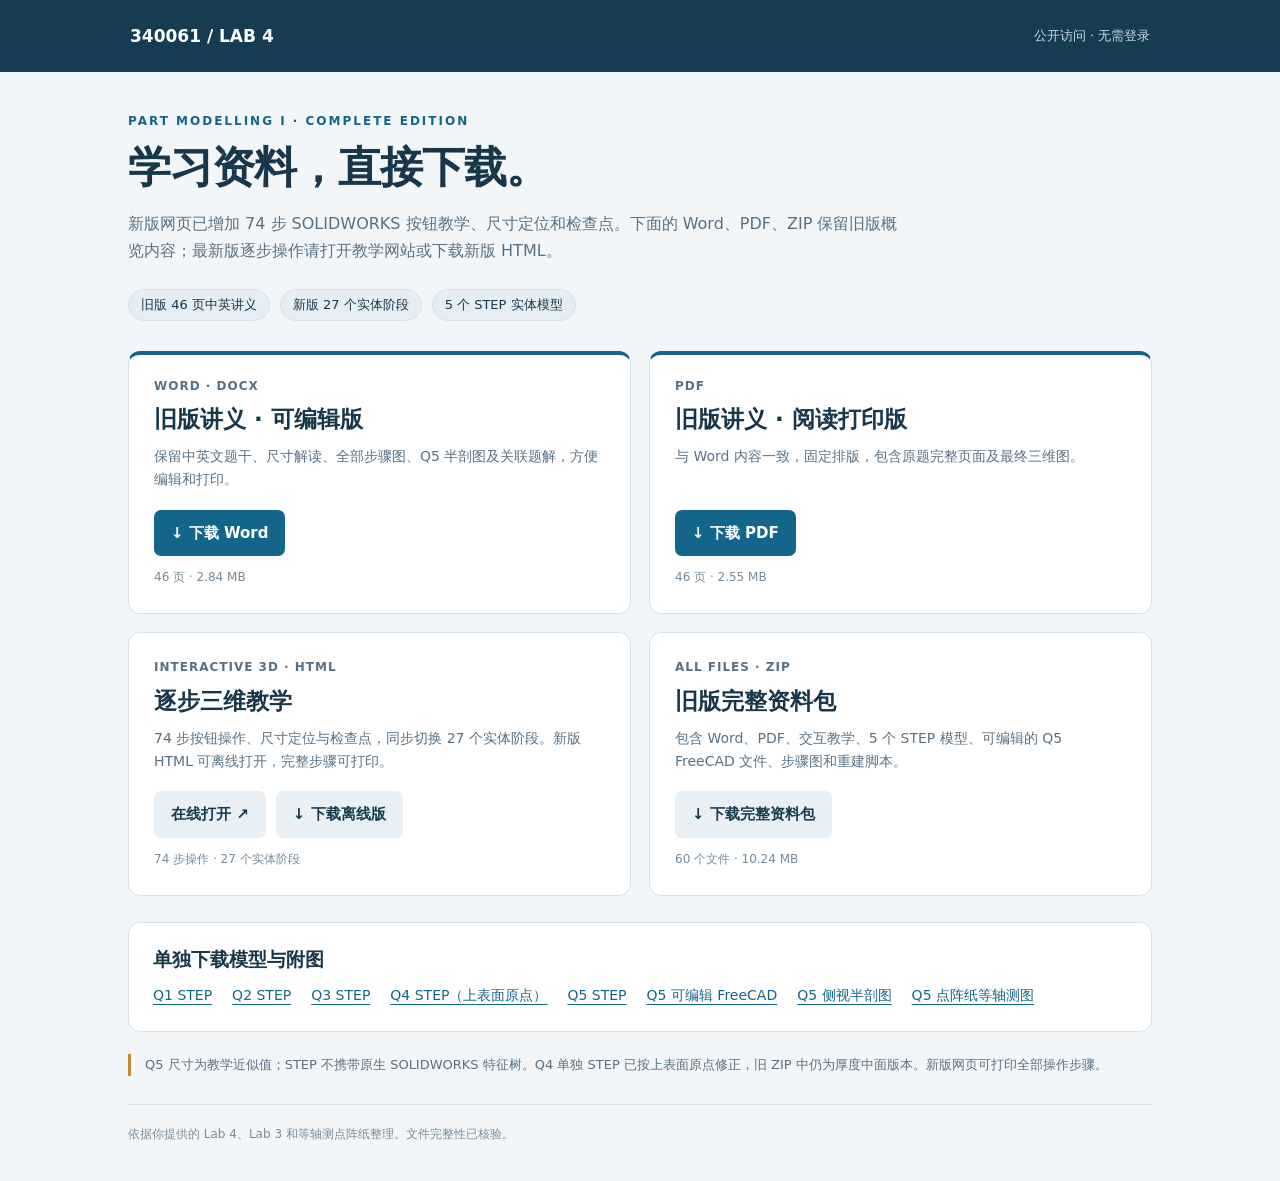
<file: lab4/downloads/index.html>
<!doctype html><html lang="zh-CN"><head><meta charset="utf-8"><meta name="viewport" content="width=device-width,initial-scale=1"><title>Lab 4 · 学习资料下载</title><meta name="description" content="Lab 4 Q1–Q5 完整中英对照讲义、Word、PDF、交互三维教学和CAD模型下载。"><style>
:root{--navy:#163c52;--blue:#14658a;--ink:#18374b;--muted:#587083;--line:#d5e1e9}*{box-sizing:border-box}body{margin:0;background:#f2f6f9;color:var(--ink);font:16px/1.65 system-ui,-apple-system,'Microsoft YaHei',sans-serif}header{background:var(--navy);color:white;padding:22px 28px}header div{max-width:1020px;margin:auto;display:flex;justify-content:space-between;align-items:center}.brand{font-size:17px;font-weight:650}.private{font-size:13px;color:#c6dce7}main{max-width:1080px;margin:0 auto;padding:40px 28px 36px}.eyebrow{text-transform:uppercase;font-size:12px;letter-spacing:2px;font-weight:700;color:var(--blue)}h1{font-size:clamp(30px,5vw,43px);line-height:1.2;margin:10px 0 18px;letter-spacing:-1px}.lead{color:var(--muted);max-width:780px;margin:0 0 25px}.badges{display:flex;gap:10px;flex-wrap:wrap;margin:0 0 30px}.badges span{background:#e5eef4;border:1px solid #d4e2ea;border-radius:99px;padding:4px 12px;font-size:13px}.cards{display:grid;grid-template-columns:1fr 1fr;gap:18px}.card{background:white;border:1px solid var(--line);border-radius:12px;padding:25px;display:flex;flex-direction:column;align-items:flex-start}.card.primary{border-top:4px solid var(--blue);padding-top:22px}.kind{font-size:12px;letter-spacing:1px;font-weight:700;color:var(--muted)}h2{font-size:23px;line-height:1.3;margin:9px 0 10px}.card p{color:var(--muted);margin:0 0 18px;font-size:14px;flex-grow:1}.btn{display:inline-flex;align-items:center;gap:8px;text-decoration:none;background:var(--blue);color:white;border-radius:7px;font-weight:600;padding:11px 17px;font-size:15px}.btn:hover{background:#0e4f6d}.btn:focus-visible,a:focus-visible{outline:3px solid #efb34a;outline-offset:4px}.btn svg{width:18px;height:18px}.btn.secondary{background:#e8f0f5;color:var(--navy)}.btn.secondary:hover{background:#d5e5ef}.actions{display:flex;gap:10px;flex-wrap:wrap}.small{font-size:12px;color:#758b9b;margin-top:12px}.extra{margin:26px 0 0;padding:24px;background:white;border:1px solid var(--line);border-radius:12px}.extra h2{font-size:19px;margin:0 0 13px}.links{display:flex;gap:12px 20px;flex-wrap:wrap}.links a{color:var(--blue);font-size:14px;text-underline-offset:4px}.note{margin:22px 0;color:var(--muted);font-size:13px;border-left:3px solid #c08c36;padding:0 0 0 14px}footer{font-size:12px;color:#778b99;margin-top:28px;border-top:1px solid var(--line);padding-top:20px}@media(max-width:680px){header{padding:17px 20px}main{padding:28px 18px}.cards{grid-template-columns:1fr}.card{padding:21px}.private{font-size:11px}.links{gap:14px}}
</style></head><body><header><div><span class="brand">340061 / LAB 4</span><span class="private">公开访问 · 无需登录</span></div></header><main><div class="eyebrow">Part Modelling I · Complete Edition</div><h1>学习资料，直接下载。</h1><p class="lead">新版网页已增加 74 步 SOLIDWORKS 按钮教学、尺寸定位和检查点。下面的 Word、PDF、ZIP 保留旧版概览内容；最新版逐步操作请打开教学网站或下载新版 HTML。</p><div class="badges"><span>旧版 46 页中英讲义</span><span>新版 27 个实体阶段</span><span>5 个 STEP 实体模型</span></div><section class="cards" aria-label="主要下载文件">
<article class="card primary"><span class="kind">WORD · DOCX</span><h2>旧版讲义 · 可编辑版</h2><p>保留中英文题干、尺寸解读、全部步骤图、Q5 半剖图及关联题解，方便编辑和打印。</p><a class="btn" href="../files/Lab4_Complete_Q1-Q5.docx" download="Lab4_Complete_Q1-Q5.docx">↓ 下载 Word</a><span class="small">46 页 · 2.84 MB</span></article>
<article class="card primary"><span class="kind">PDF</span><h2>旧版讲义 · 阅读打印版</h2><p>与 Word 内容一致，固定排版，包含原题完整页面及最终三维图。</p><a class="btn" href="../files/Lab4_Complete_Q1-Q5.pdf" download="Lab4_Complete_Q1-Q5.pdf">↓ 下载 PDF</a><span class="small">46 页 · 2.55 MB</span></article>
<article class="card"><span class="kind">INTERACTIVE 3D · HTML</span><h2>逐步三维教学</h2><p>74 步按钮操作、尺寸定位与检查点，同步切换 27 个实体阶段。新版 HTML 可离线打开，完整步骤可打印。</p><div class="actions"><a class="btn secondary" href="../" target="_blank" rel="noopener">在线打开 ↗</a><a class="btn secondary" href="../files/Lab4_Step_by_Step.html" download="Lab4_Step_by_Step.html">↓ 下载离线版</a></div><span class="small">74 步操作 · 27 个实体阶段</span></article>
<article class="card"><span class="kind">ALL FILES · ZIP</span><h2>旧版完整资料包</h2><p>包含 Word、PDF、交互教学、5 个 STEP 模型、可编辑的 Q5 FreeCAD 文件、步骤图和重建脚本。</p><a class="btn secondary" href="../files/Lab4_Complete_With_Q5.zip" download="Lab4_Complete_With_Q5.zip">↓ 下载完整资料包</a><span class="small">60 个文件 · 10.24 MB</span></article></section>
<section class="extra"><h2>单独下载模型与附图</h2><div class="links"><a download href="../files/Q1.step">Q1 STEP</a><a download href="../files/Q2.step">Q2 STEP</a><a download href="../files/Q3.step">Q3 STEP</a><a download href="../files/Q4.step">Q4 STEP（上表面原点）</a><a download href="../files/Q5.step">Q5 STEP</a><a download href="../files/Q5_Editable_FreeCAD.FCStd">Q5 可编辑 FreeCAD</a><a download href="../files/Q5_Half_Section.pdf">Q5 侧视半剖图</a><a download href="../files/Q5_Isometric_On_Dot_Paper.pdf">Q5 点阵纸等轴测图</a></div></section>
<p class="note">Q5 尺寸为教学近似值；STEP 不携带原生 SOLIDWORKS 特征树。Q4 单独 STEP 已按上表面原点修正，旧 ZIP 中仍为厚度中面版本。新版网页可打印全部操作步骤。</p><footer>依据你提供的 Lab 4、Lab 3 和等轴测点阵纸整理。文件完整性已核验。</footer></main></body></html>
</file>
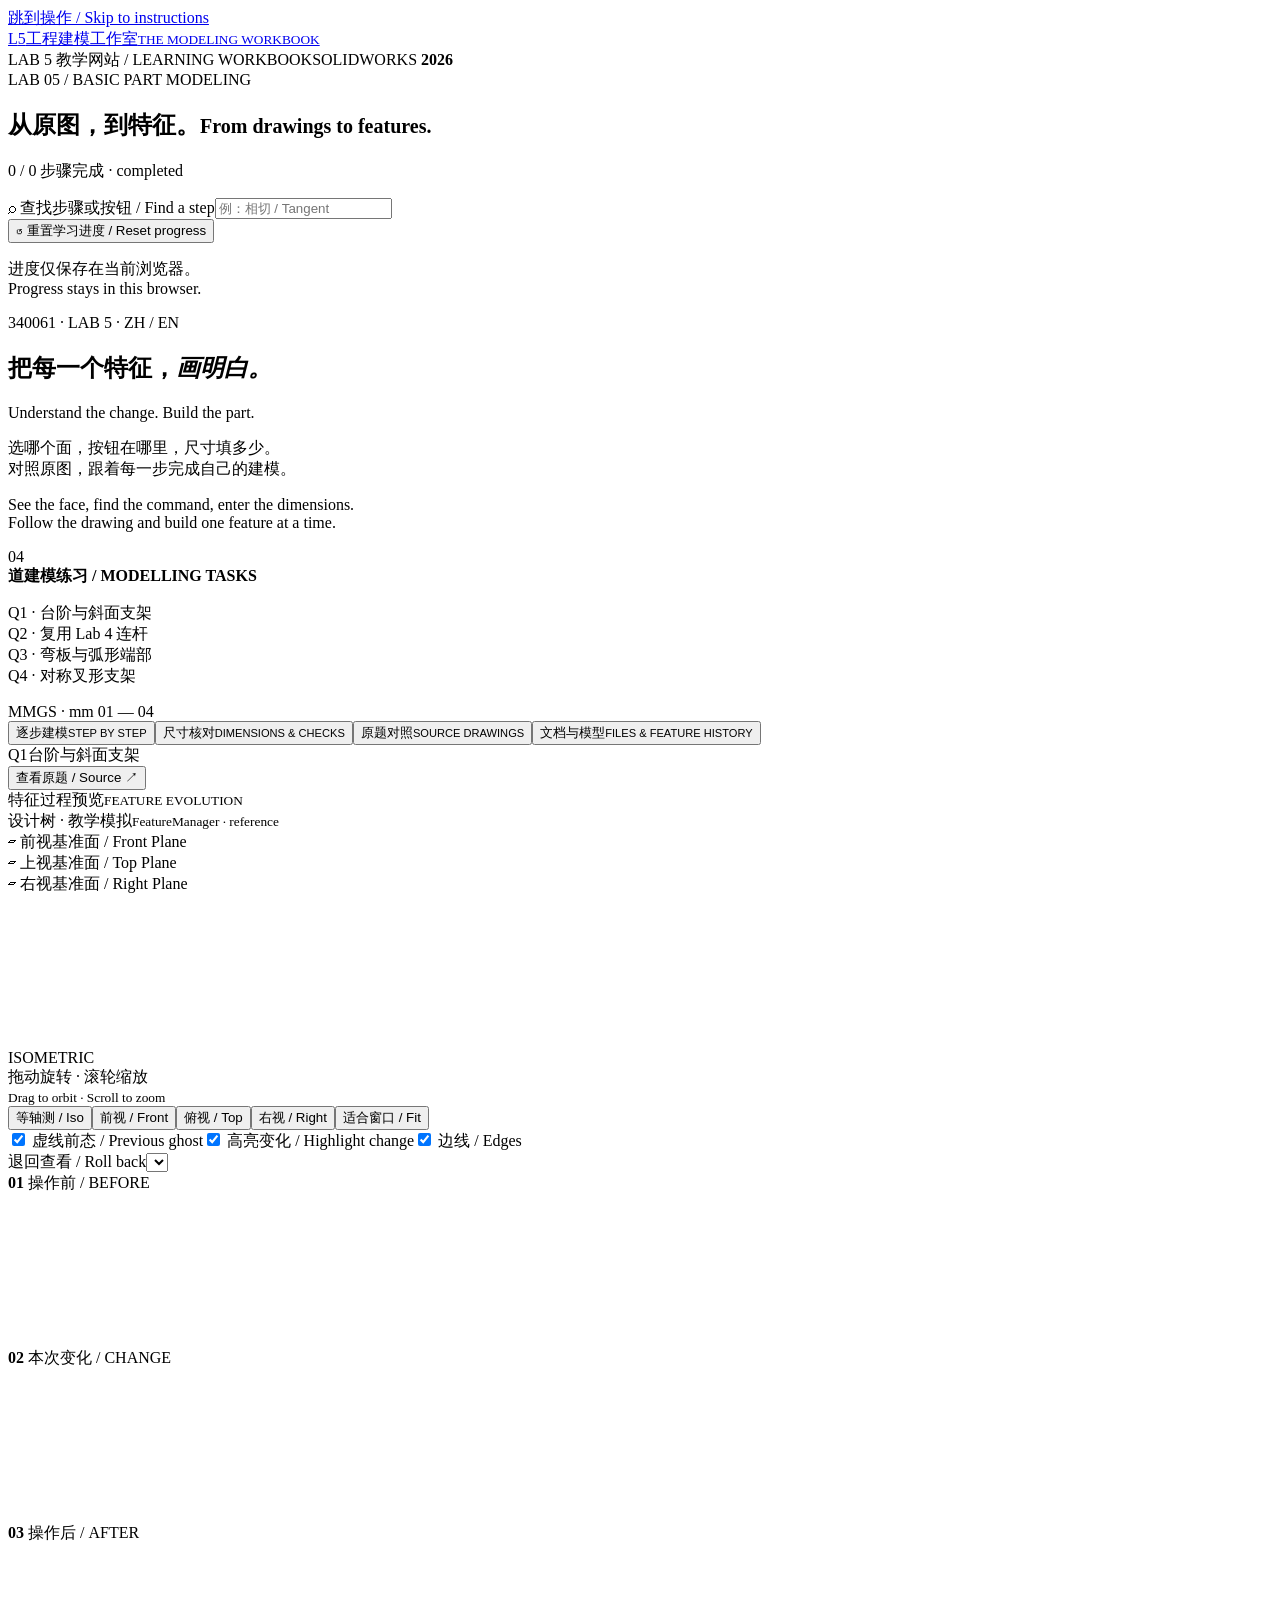
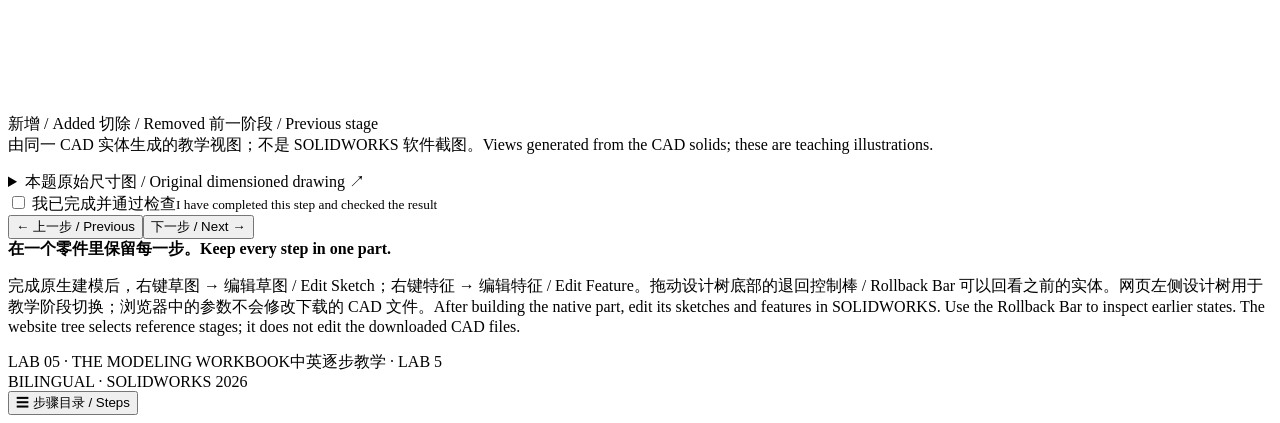
<file: Lab 5/source/page.html>
<!doctype html>
<html lang="zh-CN"><head><meta charset="utf-8"><meta name="viewport" content="width=device-width,initial-scale=1"><meta name="description" content="Lab 5 · SOLIDWORKS 2026 中英逐步建模教学，原图、操作路径、特征树和三维变化对照。"><title>Lab 5 · 把每一个特征，画明白。</title><style>/* STYLE */</style></head>
<body>
<a class="skip" href="#instruction">跳到操作 / Skip to instructions</a>
<header><a class="brand" href="#"><span class="brand-icon">L<span>5</span></span><span>工程建模工作室<small>THE MODELING WORKBOOK</small></span></a><div class="header-right"><span class="review-dot"></span>LAB 5 教学网站 <span class="muted">/ LEARNING WORKBOOK</span><span class="separator"></span><span>SOLIDWORKS <b>2026</b></span></div></header>
<aside id="sidebar"><div class="sidebar-top"><span class="eyebrow">LAB 05 / BASIC PART MODELING</span><h2>从原图，到特征。<small>From drawings to features.</small></h2><div class="progress-line"><i id="progressFill"></i></div><p id="progressText" class="micro">0 / 0 步骤完成 · completed</p><label class="search-label" for="search">⌕ 查找步骤或按钮 / Find a step</label><input id="search" type="search" placeholder="例：相切 / Tangent" autocomplete="off"><div id="questionNav" class="question-nav"></div></div><nav id="stepNav" aria-label="步骤目录 / Step index"></nav><div class="sidebar-bottom"><button id="reset">↺ 重置学习进度 / Reset progress</button><p>进度仅保存在当前浏览器。<br>Progress stays in this browser.</p></div></aside>
<main>
<section class="hero"><div><span class="eyebrow">340061 · LAB 5 · ZH / EN</span><h1>把每一个特征，<em>画明白。</em></h1><p class="hero-en">Understand the change. Build the part.</p><p class="hero-desc">选哪个面，按钮在哪里，尺寸填多少。<br>对照原图，跟着每一步完成自己的建模。</p><p class="en">See the face, find the command, enter the dimensions.<br>Follow the drawing and build one feature at a time.</p></div><div class="hero-note"><span class="note-number">04</span><div><b>道建模练习 / MODELLING TASKS</b><p>Q1 · 台阶与斜面支架<br>Q2 · 复用 Lab 4 连杆<br>Q3 · 弯板与弧形端部<br>Q4 · 对称叉形支架</p></div><div class="note-footer">MMGS · mm <span>01 — 04</span></div></div></section>
<div class="tabbar" role="tablist" aria-label="教学内容"><button class="active" role="tab" aria-selected="true" data-panel="learn">逐步建模<small>STEP BY STEP</small></button><button role="tab" aria-selected="false" data-panel="dimensions">尺寸核对<small>DIMENSIONS & CHECKS</small></button><button role="tab" aria-selected="false" data-panel="sources">原题对照<small>SOURCE DRAWINGS</small></button><button role="tab" aria-selected="false" data-panel="files">文档与模型<small>FILES & FEATURE HISTORY</small></button></div>
<section id="panel-learn" class="panel">
<div class="chapter-strip"><div><span id="qLabel" class="q-label">Q1</span><span id="chapterTitle">台阶与斜面支架</span></div><button class="quiet" id="openSource">查看原题 / Source ↗</button></div>
<div id="questionNotice" class="notice" hidden></div>
<div class="workbench">
<div class="visual-column">
<div class="cad-card"><div class="card-top"><span><i class="live-dot"></i>特征过程预览<small>FEATURE EVOLUTION</small></span><span id="stageNumber" class="mono"></span></div><div class="cad-body"><div class="tree"><div class="tree-heading">设计树 · 教学模拟<small>FeatureManager · reference</small></div><div class="tree-plane">▱ 前视基准面 / Front Plane</div><div class="tree-plane">▱ 上视基准面 / Top Plane</div><div class="tree-plane">▱ 右视基准面 / Right Plane</div><div id="featureTree"></div></div><div class="viewport"><canvas id="glcv" aria-hidden="true"></canvas><canvas id="cv" tabindex="0" role="img" aria-label="可拖动旋转的三维教学模型；方向键旋转，正负号缩放"></canvas><div class="view-tag" id="viewTag">ISOMETRIC</div><div class="viewport-bottom"><span id="modelLabel"></span><span>拖动旋转 · 滚轮缩放<br><small>Drag to orbit · Scroll to zoom</small></span></div></div></div><div class="view-tools"><button data-view="iso" aria-pressed="true">等轴测 / Iso</button><button data-view="front" aria-pressed="false">前视 / Front</button><button data-view="top" aria-pressed="false">俯视 / Top</button><button data-view="right" aria-pressed="false">右视 / Right</button><button id="fit">适合窗口 / Fit</button></div><div class="display-tools"><label><input type="checkbox" id="showGhost" checked> 虚线前态 / Previous ghost</label><label><input type="checkbox" id="showDelta" checked> 高亮变化 / Highlight change</label><label><input type="checkbox" id="showEdges" checked> 边线 / Edges</label></div><div class="stage-footer"><label for="stageSelect">退回查看 / Roll back</label><select id="stageSelect"></select><button id="syncStage" hidden>返回本步 / Sync</button></div></div>
<div class="comparison"><div><div class="mini-label"><b>01</b> 操作前 / BEFORE</div><canvas id="beforeCanvas" role="img" aria-label="本特征操作前的实体"></canvas></div><div><div class="mini-label"><b>02</b> 本次变化 / CHANGE</div><canvas id="changeCanvas" role="img" aria-label="绿色新增材料或橙色切除材料"></canvas></div><div><div class="mini-label"><b>03</b> 操作后 / AFTER</div><canvas id="afterCanvas" role="img" aria-label="本特征操作后的实体"></canvas></div></div>
<p class="visual-caption"><span class="green-key"></span>新增 / Added <span class="orange-key"></span>切除 / Removed <span class="dash-key"></span>前一阶段 / Previous stage<br>由同一 CAD 实体生成的教学视图；不是 SOLIDWORKS 软件截图。<span class="en">Views generated from the CAD solids; these are teaching illustrations.</span></p>
<details class="source-peek"><summary>本题原始尺寸图 / Original dimensioned drawing ↗</summary><button id="sourceImageButton"><img id="sourceThumb" alt="本题原始尺寸图" loading="lazy"></button></details>
</div>
<article id="instruction" class="instruction" tabindex="-1"></article>
</div>
<div class="step-bottom"><label><input type="checkbox" id="complete"> 我已完成并通过检查<small>I have completed this step and checked the result</small></label><div><button id="prev">← 上一步 / Previous</button><span id="stepPosition" class="mono"></span><button id="next" class="primary">下一步 / Next →</button></div></div>
<div class="learning-note"><b>在一个零件里保留每一步。<span class="en">Keep every step in one part.</span></b><p>完成原生建模后，右键草图 → 编辑草图 / Edit Sketch；右键特征 → 编辑特征 / Edit Feature。拖动设计树底部的退回控制棒 / Rollback Bar 可以回看之前的实体。网页左侧设计树用于教学阶段切换；浏览器中的参数不会修改下载的 CAD 文件。<span class="en">After building the native part, edit its sketches and features in SOLIDWORKS. Use the Rollback Bar to inspect earlier states. The website tree selects reference stages; it does not edit the downloaded CAD files.</span></p></div>
</section>
<section id="panel-dimensions" class="panel text-panel" hidden><span class="eyebrow">DIMENSIONS & DESIGN INTENT</span><h2>每个尺寸，都有依据。<span class="en">Check dimensions and design intent together.</span></h2><p>原图标注为驱动尺寸；由几何关系推导的数值仅用于核对。Q4 不增加独立驱动尺寸。<span class="en">Drawing annotations drive the model. Derived values are checks, not extra independent dimensions. Q4 must remain fully constrained using the specified dimensions and relations.</span></p><div id="dimensionContent"></div></section>
<section id="panel-sources" class="panel text-panel" hidden><span class="eyebrow">SOURCE DRAWINGS</span><h2>把教程，放回原题检查。<span class="en">Keep the tutorial beside the assignment.</span></h2><p>Lab 5 原 PDF 决定题目、几何与提交要求；按钮顺序、教学模拟和操作检查由本教程补写。Lab 4 原 PDF 提供 Q2 的几何。46 页 Lab 4 完成版用于参考解读，遇到冲突以老师原图为准。<span class="en">The Lab 5 assignment defines the tasks and requirements; this tutorial adds the command sequence and visual explanation. The original Lab 4 PDF defines Q2. The 46-page completed workbook is a secondary reference.</span></p><div class="source-selector"><button data-source="0">说明 / Instructions</button><button data-source="1">Q1 + Q2</button><button data-source="2">Q3</button><button data-source="3">Q4</button><button data-source="4">Lab 4 · Q2</button></div><button id="largeSourceButton" class="large-source"><img id="largeSource" alt="Lab 5 原题页面，点击放大"></button><div class="source-notes"><h3>原题中需要留意的两处文字<span class="en">Two wording details in the original</span></h3><p>Q4 的 “R21 hole” 按图应理解为：下方 Ø16 孔与 R21 外轮廓同心，原点设在这个共同圆心；不要把孔画成 R21。<span class="en">For Q4, the lower Ø16 hole is concentric with the R21 outside arc. Place the origin at their common center; do not make an R21 bore.</span></p><p>Lab 5 的 Q2 要求提交你在 Lab 4 建立的 Q2.sldprt。本教程帮助复习该题，下载的交换模型不会包含你原来文件的设计历史。<span class="en">Lab 5 Q2 asks for the Q2.sldprt you designed in Lab 4. The reference STEP does not contain the history of your existing file.</span></p></div></section>
<section id="panel-files" class="panel text-panel" hidden><span class="eyebrow">FILES & FEATURE HISTORY</span><h2>文档与模型，随时查阅。<span class="en">Documents, models, and editable sources.</span></h2><p>本网站发布于 GitHub Pages。下载文档、参考实体和构建源码；离线使用时保留 files 与 assets 文件夹，打开 index.html。<span class="en">Published with GitHub Pages. Download the documents, reference solids and builder sources. For offline use, keep the files and assets folders beside index.html.</span></p><div class="file-grid"><article><span class="file-type">DOC / PDF</span><h3>Lab 5 中英对照文档</h3><p>全部 4 页原题及图片完整保留，逐页配可编辑中英正文。<span class="en">All four source pages and figures, paired with editable bilingual text.</span></p><div><a href="files/Lab5_Bilingual.docx" download>Word ↓</a><a href="files/Lab5_Bilingual.pdf" download>PDF ↓</a><a href="files/lab5-original.pdf">原题 / Original ↗</a></div></article><article><span class="file-type">STEP</span><h3>四个可导入的参考实体</h3><p>STEP 保留精确实体几何，可在 SOLIDWORKS 打开；不携带原生草图与特征树。<span class="en">Exact exchange solids readable by SOLIDWORKS; original sketch and feature history is not included.</span></p><div id="stepLinks"></div></article><article><span class="file-type">VBA / SOURCE</span><h3>原生特征构建辅助源码</h3><p id="nativeStatus">STEP 几何已核验；原生 VBA 是本机运行草稿，尚未在 SOLIDWORKS 2026 执行。Q4 还须手工补齐草图关系后才能保存；目前不提供已验证的 SLDPRT。<span class="en">STEP geometry has been checked. Native VBA builders are unexecuted local drafts. Q4 requires additional sketch relations before saving; no verified SLDPRT is supplied.</span></p><div><a href="files/Native_Builders.zip" download>构建源码 / Builders ↓</a><a href="files/Native_README.md">运行说明 / Readme ↗</a></div></article><article><span class="file-type">AUDIT / SOURCE</span><h3>几何核对与完整教学</h3><p>查看各阶段体积、原点和对称性检查，以及完整按钮路径。<span class="en">Inspect stage volumes, origin and symmetry checks, and the full command sequence.</span></p><div><a href="files/validation.json">核对记录 / Validation ↗</a><a href="files/course.json">教学数据 / Course ↗</a><button id="printCourse">打印教程 / Print</button></div></article></div><div class="native-note"><h3>获得可编辑的 SOLIDWORKS 零件<span class="en">Creating an editable SOLIDWORKS part</span></h3><ol><li>使用本页逐步教程，在新零件中创建原生草图与实体特征。<span class="en">Follow the tutorial in a new part to create native sketches and solid features.</span></li><li>如使用辅助构建器，先阅读运行说明；在 Windows + SOLIDWORKS 2026 中执行后，检查所有草图的完全定义、尺寸关系和重建结果。<span class="en">For a helper builder, read the guide, execute it in Windows + SOLIDWORKS 2026, then check definition status, relations, and rebuild results.</span></li><li>保存为 Q1.sldprt、Q2.sldprt、Q3.sldprt、Q4.sldprt。按原题要求检查名称和版本；参考 STEP 不能代替原生特征历史。<span class="en">Save each task with its required name and verify it opens in SOLIDWORKS 2026. STEP cannot replace native feature history.</span></li></ol></div><div class="official"><h3>官方命令参考 / Official command references</h3><div id="officialLinks"></div></div><div class="reference-sites"><h3>参考网站 / Reference websites</h3><a href="https://yhq52045-hub.github.io/t4/" target="_blank" rel="noopener">T4 ↗</a><a href="https://yhq52045-hub.github.io/lab4/" target="_blank" rel="noopener">Lab 4 ↗</a><a href="https://yhq52045-hub.github.io/T5/" target="_blank" rel="noopener">T5 ↗</a></div></section>
<footer><span>LAB 05 · THE MODELING WORKBOOK</span><span>中英逐步教学 · LAB 5<br>BILINGUAL · SOLIDWORKS 2026</span></footer>
</main><button id="mobileMenu" aria-expanded="false">☰ 步骤目录 / Steps</button>
<dialog id="sourceDialog"><div><b>原始图页 / Original drawing</b><button id="closeDialog">关闭 / Close ×</button></div><img id="dialogImage" alt="放大的原始尺寸图"></dialog>
<div id="printContent"></div><noscript>请启用 JavaScript 查看逐步教程和三维模型。/ Enable JavaScript for the tutorial and 3D models.</noscript>
<script id="course-data" type="application/json">/* COURSE */</script><script id="model-data" type="application/json">/* MODELS */</script><script id="validation-data" type="application/json">/* VALIDATION */</script><script>/* RUNTIME */</script></body></html>
</file>
